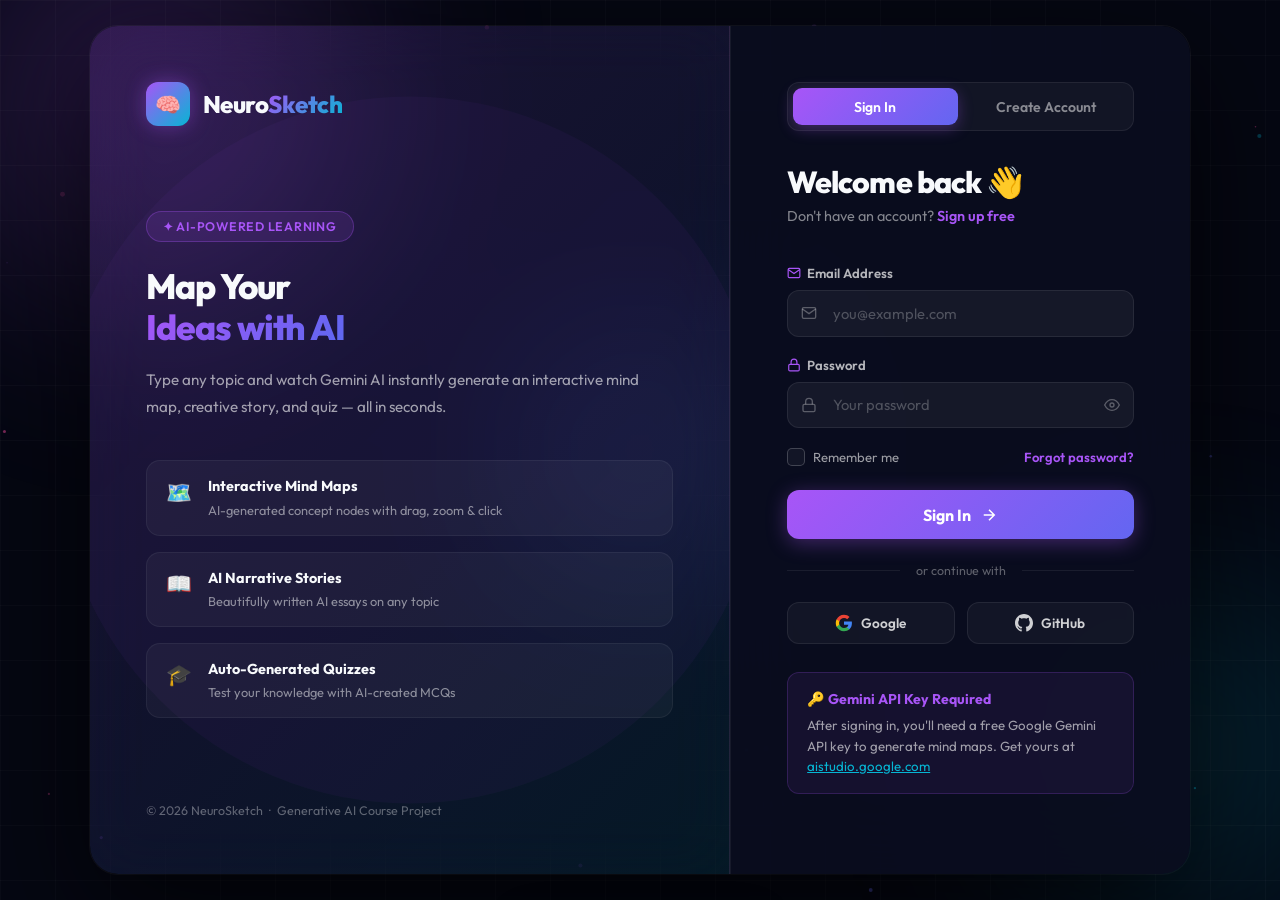
<file: index.html>
<!DOCTYPE html>
<html lang="en">
<head>
  <meta charset="UTF-8" />
  <meta name="viewport" content="width=device-width, initial-scale=1.0" />
  <title>NeuroSketch – AI Mind Map Generator</title>
  <meta name="description" content="NeuroSketch uses Generative AI (Gemini) to create stunning interactive mind maps from any topic. Explore ideas visually with AI-powered concept generation." />
  <meta name="keywords" content="AI mind map, generative AI, concept map, Gemini AI, neural visualization" />
  <link rel="preconnect" href="https://fonts.googleapis.com" />
  <link rel="preconnect" href="https://fonts.gstatic.com" crossorigin />
  <link href="https://fonts.googleapis.com/css2?family=Outfit:wght@300;400;500;600;700;800&family=Space+Grotesk:wght@300;400;500;600;700&display=swap" rel="stylesheet" />
  <link rel="stylesheet" href="styles.css" />
  <script>
    // Auth guard — redirect to login if not signed in
    (function() {
      if (!localStorage.getItem('neuro_logged_in')) {
        window.location.href = 'login.html';
      }
    })();
  </script>
</head>
<body>

  <!-- Animated Background -->
  <div class="bg-animation">
    <div class="orb orb-1"></div>
    <div class="orb orb-2"></div>
    <div class="orb orb-3"></div>
    <div class="orb orb-4"></div>
    <div class="grid-overlay"></div>
  </div>

  <!-- Particles -->
  <canvas id="particleCanvas"></canvas>

  <!-- HEADER -->
  <header class="header" id="header">
    <nav class="nav-container">
      <div class="logo">
        <div class="logo-icon">
          <svg viewBox="0 0 40 40" fill="none" xmlns="http://www.w3.org/2000/svg">
            <circle cx="20" cy="20" r="8" fill="url(#logoGrad)"/>
            <circle cx="8" cy="10" r="4" fill="url(#logoGrad2)" opacity="0.8"/>
            <circle cx="32" cy="10" r="4" fill="url(#logoGrad2)" opacity="0.8"/>
            <circle cx="8" cy="30" r="4" fill="url(#logoGrad2)" opacity="0.8"/>
            <circle cx="32" cy="30" r="4" fill="url(#logoGrad2)" opacity="0.8"/>
            <line x1="12" y1="13" x2="16" y2="17" stroke="url(#logoGrad)" stroke-width="1.5"/>
            <line x1="28" y1="13" x2="24" y2="17" stroke="url(#logoGrad)" stroke-width="1.5"/>
            <line x1="12" y1="27" x2="16" y2="23" stroke="url(#logoGrad)" stroke-width="1.5"/>
            <line x1="28" y1="27" x2="24" y2="23" stroke="url(#logoGrad)" stroke-width="1.5"/>
            <defs>
              <linearGradient id="logoGrad" x1="0" y1="0" x2="40" y2="40" gradientUnits="userSpaceOnUse">
                <stop offset="0%" stop-color="#a855f7"/>
                <stop offset="100%" stop-color="#06b6d4"/>
              </linearGradient>
              <linearGradient id="logoGrad2" x1="0" y1="0" x2="40" y2="40" gradientUnits="userSpaceOnUse">
                <stop offset="0%" stop-color="#6366f1"/>
                <stop offset="100%" stop-color="#8b5cf6"/>
              </linearGradient>
            </defs>
          </svg>
        </div>
        <span class="logo-text">Neuro<span class="logo-accent">Sketch</span></span>
      </div>
      <div class="nav-links">
        <a href="#hero" class="nav-link">Home</a>
        <a href="#features" class="nav-link">Features</a>
        <a href="#generator" class="nav-link">Generate</a>
        <a href="#about" class="nav-link">About</a>
      </div>
      <div class="nav-badge">
        <span class="badge-dot"></span>
        <span>Powered by Gemini AI</span>
      </div>
      <button class="nav-settings" id="openSettings" title="API Key Settings">
        <svg viewBox="0 0 24 24" fill="none" stroke="currentColor" stroke-width="2" style="width:15px;height:15px"><circle cx="12" cy="12" r="3"/><path d="M19.4 15a1.65 1.65 0 00.33 1.82l.06.06a2 2 0 010 2.83 2 2 0 01-2.83 0l-.06-.06a1.65 1.65 0 00-1.82-.33 1.65 1.65 0 00-1 1.51V21a2 2 0 01-4 0v-.09A1.65 1.65 0 009 19.4a1.65 1.65 0 00-1.82.33l-.06.06a2 2 0 01-2.83-2.83l.06-.06A1.65 1.65 0 004.68 15a1.65 1.65 0 00-1.51-1H3a2 2 0 010-4h.09A1.65 1.65 0 004.6 9a1.65 1.65 0 00-.33-1.82l-.06-.06a2 2 0 012.83-2.83l.06.06A1.65 1.65 0 009 4.68a1.65 1.65 0 001-1.51V3a2 2 0 014 0v.09a1.65 1.65 0 001 1.51 1.65 1.65 0 001.82-.33l.06-.06a2 2 0 012.83 2.83l-.06.06A1.65 1.65 0 0019.4 9a1.65 1.65 0 001.51 1H21a2 2 0 010 4h-.09a1.65 1.65 0 00-1.51 1z"/></svg>
      </button>
      <button class="nav-logout" id="logoutBtn" onclick="logoutUser()" title="Sign Out">
        <svg viewBox="0 0 24 24" fill="none" stroke="currentColor" stroke-width="2" style="width:16px;height:16px"><path d="M9 21H5a2 2 0 01-2-2V5a2 2 0 012-2h4M16 17l5-5-5-5M21 12H9"/></svg>
        <span id="navUserName">Sign Out</span>
      </button>
    </nav>
  </header>

  <!-- HERO SECTION -->
  <section class="hero" id="hero">
    <div class="hero-content">
      <div class="hero-tag">
        <span class="tag-icon">✦</span>
        <span>AI-Powered Knowledge Mapping</span>
      </div>
      <h1 class="hero-title">
        Transform Ideas Into
        <span class="title-gradient">Neural Maps</span>
        with AI
      </h1>
      <p class="hero-subtitle">
        Type any concept and watch Gemini AI instantly weave it into a stunning,
        interactive mind map — complete with connections, insights, and a narrative story.
      </p>
      <div class="hero-cta">
        <a href="#generator" class="btn-primary" id="heroCtaBtn">
          <span>Start Mapping</span>
          <svg viewBox="0 0 24 24" fill="none" stroke="currentColor" stroke-width="2"><path d="M5 12h14M12 5l7 7-7 7"/></svg>
        </a>
        <a href="#features" class="btn-ghost">See How It Works</a>
      </div>
      <div class="hero-stats">
        <div class="stat">
          <span class="stat-num">∞</span>
          <span class="stat-label">Topics</span>
        </div>
        <div class="stat-divider"></div>
        <div class="stat">
          <span class="stat-num">AI</span>
          <span class="stat-label">Generated</span>
        </div>
        <div class="stat-divider"></div>
        <div class="stat">
          <span class="stat-num">Real</span>
          <span class="stat-label">-time</span>
        </div>
      </div>
    </div>
    <div class="hero-visual">
      <div class="demo-mindmap" id="demoMindmap">
        <!-- Generated by JS -->
      </div>
    </div>
  </section>

  <!-- FEATURES SECTION -->
  <section class="features" id="features">
    <div class="section-header">
      <div class="section-tag">✦ Core Features</div>
      <h2 class="section-title">Intelligence Meets Visualization</h2>
      <p class="section-subtitle">A powerful combination of generative AI and interactive design</p>
    </div>
    <div class="features-grid">
      <div class="feature-card" data-delay="0">
        <div class="feature-icon">
          <svg viewBox="0 0 24 24" fill="none" stroke="currentColor" stroke-width="1.5">
            <path d="M9.663 17h4.673M12 3v1m6.364 1.636l-.707.707M21 12h-1M4 12H3m3.343-5.657l-.707-.707m2.828 9.9a5 5 0 117.072 0l-.548.547A3.374 3.374 0 0014 18.469V19a2 2 0 11-4 0v-.531c0-.895-.356-1.754-.988-2.386l-.548-.547z"/>
          </svg>
        </div>
        <h3>AI Concept Expansion</h3>
        <p>Gemini AI analyzes your topic and generates 6–8 deeply connected concepts with rich descriptions and real-world connections.</p>
      </div>
      <div class="feature-card" data-delay="100">
        <div class="feature-icon">
          <svg viewBox="0 0 24 24" fill="none" stroke="currentColor" stroke-width="1.5">
            <path d="M13 10V3L4 14h7v7l9-11h-7z"/>
          </svg>
        </div>
        <h3>Real-time Generation</h3>
        <p>Watch your mind map build itself in real-time as the AI streams back concepts, connections, and narrative — no waiting.</p>
      </div>
      <div class="feature-card" data-delay="200">
        <div class="feature-icon">
          <svg viewBox="0 0 24 24" fill="none" stroke="currentColor" stroke-width="1.5">
            <circle cx="12" cy="12" r="3"/><path d="M12 1v4M12 19v4M4.22 4.22l2.83 2.83M16.95 16.95l2.83 2.83M1 12h4M19 12h4M4.22 19.78l2.83-2.83M16.95 7.05l2.83-2.83"/>
          </svg>
        </div>
        <h3>Interactive Canvas</h3>
        <p>Click any node to deep-dive into that concept. Drag, zoom, and explore your AI-generated knowledge web interactively.</p>
      </div>
      <div class="feature-card" data-delay="300">
        <div class="feature-icon">
          <svg viewBox="0 0 24 24" fill="none" stroke="currentColor" stroke-width="1.5">
            <path d="M12 6.253v13m0-13C10.832 5.477 9.246 5 7.5 5S4.168 5.477 3 6.253v13C4.168 18.477 5.754 18 7.5 18s3.332.477 4.5 1.253m0-13C13.168 5.477 14.754 5 16.5 5c1.747 0 3.332.477 4.5 1.253v13C19.832 18.477 18.247 18 16.5 18c-1.746 0-3.332.477-4.5 1.253"/>
          </svg>
        </div>
        <h3>AI Story Narrative</h3>
        <p>Get a unique AI-written short story or essay that weaves all your concepts together into a compelling narrative.</p>
      </div>
      <div class="feature-card" data-delay="400">
        <div class="feature-icon">
          <svg viewBox="0 0 24 24" fill="none" stroke="currentColor" stroke-width="1.5">
            <path d="M4 16v1a3 3 0 003 3h10a3 3 0 003-3v-1m-4-4l-4 4m0 0l-4-4m4 4V4"/>
          </svg>
        </div>
        <h3>Export & Share</h3>
        <p>Download your mind map as a PNG image or copy the AI-generated content to share insights with classmates.</p>
      </div>
      <div class="feature-card" data-delay="500">
        <div class="feature-icon">
          <svg viewBox="0 0 24 24" fill="none" stroke="currentColor" stroke-width="1.5">
            <path d="M7 21a4 4 0 01-4-4V5a2 2 0 012-2h4a2 2 0 012 2v12a4 4 0 01-4 4zm0 0h12a2 2 0 002-2v-4a2 2 0 00-2-2h-2.343M11 7.343l1.657-1.657a2 2 0 012.828 0l2.829 2.829a2 2 0 010 2.828l-8.486 8.485M7 17h.01"/>
          </svg>
        </div>
        <h3>Color-Coded Themes</h3>
        <p>Each concept branch gets a unique color palette automatically, making relationships visually intuitive and beautiful.</p>
      </div>
    </div>
  </section>

  <!-- GENERATOR SECTION -->
  <section class="generator" id="generator">
    <div class="section-header">
      <div class="section-tag">✦ Try It Now</div>
      <h2 class="section-title">Generate Your Mind Map</h2>
      <p class="section-subtitle">Enter any topic and let AI do the magic</p>
    </div>



    <!-- Input Area -->
    <div class="input-area">
      <div class="input-wrapper">
        <div class="input-icon">
          <svg viewBox="0 0 24 24" fill="none" stroke="currentColor" stroke-width="2"><circle cx="11" cy="11" r="8"/><path d="M21 21l-4.35-4.35"/></svg>
        </div>
        <input
          type="text"
          id="topicInput"
          class="topic-input"
          placeholder="e.g., Quantum Computing, Climate Change, Renaissance Art..."
          maxlength="100"
        />
        <button class="generate-btn" id="generateBtn">
          <span class="btn-text">Generate</span>
          <div class="btn-spinner" style="display:none;"></div>
          <svg class="btn-arrow" viewBox="0 0 24 24" fill="none" stroke="currentColor" stroke-width="2"><path d="M5 12h14M12 5l7 7-7 7"/></svg>
        </button>
      </div>
      <div class="topic-suggestions">
        <span class="suggestions-label">Try:</span>
        <button class="suggestion-chip" data-topic="Artificial Intelligence">Artificial Intelligence</button>
        <button class="suggestion-chip" data-topic="Black Holes">Black Holes</button>
        <button class="suggestion-chip" data-topic="Cryptocurrency">Cryptocurrency</button>
        <button class="suggestion-chip" data-topic="DNA & Genetics">DNA & Genetics</button>
        <button class="suggestion-chip" data-topic="Climate Change">Climate Change</button>
        <button class="suggestion-chip" data-topic="The Human Brain">The Human Brain</button>
      </div>
    </div>

    <!-- Loading State -->
    <div class="loading-state" id="loadingState" style="display:none;">
      <div class="loading-brain">
        <div class="brain-pulse"></div>
        <svg class="brain-icon" viewBox="0 0 64 64" fill="none" xmlns="http://www.w3.org/2000/svg">
          <path d="M32 8C24 8 18 14 18 22c0 4 2 7.5 5 10-3 2-5 5.5-5 9.5C18 49 24.5 55 32 55s14-6 14-13.5c0-4-2-7.5-5-9.5 3-2.5 5-6 5-10C46 14 40 8 32 8z" stroke="url(#brainGrad)" stroke-width="2" fill="none"/>
          <path d="M32 18v12M26 24h12M29 36l6 6M35 36l-6 6" stroke="url(#brainGrad)" stroke-width="1.5" stroke-linecap="round"/>
          <defs>
            <linearGradient id="brainGrad" x1="18" y1="8" x2="46" y2="55" gradientUnits="userSpaceOnUse">
              <stop offset="0%" stop-color="#a855f7"/>
              <stop offset="100%" stop-color="#06b6d4"/>
            </linearGradient>
          </defs>
        </svg>
      </div>
      <div class="loading-text">
        <h3 id="loadingTitle">AI is thinking...</h3>
        <p id="loadingSubtitle">Gemini is analyzing your topic and generating concepts</p>
      </div>
      <div class="loading-steps">
        <div class="load-step active" id="step1"><span>1</span> Analyzing topic</div>
        <div class="load-step" id="step2"><span>2</span> Generating concepts</div>
        <div class="load-step" id="step3"><span>3</span> Building connections</div>
        <div class="load-step" id="step4"><span>4</span> Crafting narrative</div>
      </div>
    </div>

    <!-- Results Area -->
    <div class="results-area" id="resultsArea" style="display:none;">
      <!-- Tabs -->
      <div class="results-tabs">
        <button class="tab-btn active" data-tab="mindmap" id="tabMindmap">
          <svg viewBox="0 0 24 24" fill="none" stroke="currentColor" stroke-width="2"><circle cx="12" cy="12" r="3"/><path d="M12 1v4M12 19v4M4.22 4.22l2.83 2.83M16.95 16.95l2.83 2.83M1 12h4M19 12h4M4.22 19.78l2.83-2.83M16.95 7.05l2.83-2.83"/></svg>
          Mind Map
        </button>
        <button class="tab-btn" data-tab="concepts" id="tabConcepts">
          <svg viewBox="0 0 24 24" fill="none" stroke="currentColor" stroke-width="2"><path d="M9 5H7a2 2 0 00-2 2v12a2 2 0 002 2h10a2 2 0 002-2V7a2 2 0 00-2-2h-2M9 5a2 2 0 002 2h2a2 2 0 002-2M9 5a2 2 0 012-2h2a2 2 0 012 2"/></svg>
          Concepts
        </button>
        <button class="tab-btn" data-tab="story" id="tabStory">
          <svg viewBox="0 0 24 24" fill="none" stroke="currentColor" stroke-width="2"><path d="M12 6.253v13m0-13C10.832 5.477 9.246 5 7.5 5S4.168 5.477 3 6.253v13C4.168 18.477 5.754 18 7.5 18s3.332.477 4.5 1.253m0-13C13.168 5.477 14.754 5 16.5 5c1.747 0 3.332.477 4.5 1.253v13C19.832 18.477 18.247 18 16.5 18c-1.746 0-3.332.477-4.5 1.253"/></svg>
          AI Story
        </button>
        <button class="tab-btn" data-tab="quiz" id="tabQuiz">
          <svg viewBox="0 0 24 24" fill="none" stroke="currentColor" stroke-width="2"><path d="M8.228 9c.549-1.165 2.03-2 3.772-2 2.21 0 4 1.343 4 3 0 1.4-1.278 2.575-3.006 2.907-.542.104-.994.54-.994 1.093m0 3h.01M21 12a9 9 0 11-18 0 9 9 0 0118 0z"/></svg>
          AI Quiz
        </button>
      </div>

      <!-- Mind Map Canvas Tab -->
      <div class="tab-content active" id="tabContentMindmap">
        <div class="mindmap-toolbar">
          <span class="map-topic-label" id="mapTopicLabel">Topic: —</span>
          <div class="toolbar-actions">
            <button class="tool-btn" id="zoomInBtn" title="Zoom In">
              <svg viewBox="0 0 24 24" fill="none" stroke="currentColor" stroke-width="2"><circle cx="11" cy="11" r="8"/><path d="M21 21l-4.35-4.35M11 8v6M8 11h6"/></svg>
            </button>
            <button class="tool-btn" id="zoomOutBtn" title="Zoom Out">
              <svg viewBox="0 0 24 24" fill="none" stroke="currentColor" stroke-width="2"><circle cx="11" cy="11" r="8"/><path d="M21 21l-4.35-4.35M8 11h6"/></svg>
            </button>
            <button class="tool-btn" id="resetViewBtn" title="Reset View">
              <svg viewBox="0 0 24 24" fill="none" stroke="currentColor" stroke-width="2"><path d="M3 12a9 9 0 109-9M3 3v6h6"/></svg>
            </button>
            <button class="tool-btn" id="downloadBtn" title="Download PNG">
              <svg viewBox="0 0 24 24" fill="none" stroke="currentColor" stroke-width="2"><path d="M4 16v1a3 3 0 003 3h10a3 3 0 003-3v-1m-4-4l-4 4m0 0l-4-4m4 4V4"/></svg>
            </button>
          </div>
        </div>
        <div class="mindmap-container" id="mindmapContainer">
          <canvas id="mindmapCanvas"></canvas>
        </div>
        <p class="canvas-hint">💡 Click on any node to explore it deeper · Scroll to zoom · Drag to pan</p>
      </div>

      <!-- Concepts Tab -->
      <div class="tab-content" id="tabContentConcepts" style="display:none;">
        <div class="concepts-grid" id="conceptsGrid">
          <!-- Filled by JS -->
        </div>
      </div>

      <!-- Story Tab -->
      <div class="tab-content" id="tabContentStory" style="display:none;">
        <div class="story-container" id="storyContainer">
          <!-- Filled by JS -->
        </div>
      </div>

      <!-- Quiz Tab -->
      <div class="tab-content" id="tabContentQuiz" style="display:none;">
        <div class="quiz-container" id="quizContainer">
          <!-- Filled by JS -->
        </div>
      </div>

      <!-- Action Buttons -->
      <div class="results-actions">
        <button class="btn-action" id="regenerateBtn">
          <svg viewBox="0 0 24 24" fill="none" stroke="currentColor" stroke-width="2"><path d="M4 4v5h.582m15.356 2A8.001 8.001 0 004.582 9m0 0H9m11 11v-5h-.581m0 0a8.003 8.003 0 01-15.357-2m15.357 2H15"/></svg>
          Regenerate
        </button>
        <button class="btn-action" id="copyContentBtn">
          <svg viewBox="0 0 24 24" fill="none" stroke="currentColor" stroke-width="2"><path d="M8 16H6a2 2 0 01-2-2V6a2 2 0 012-2h8a2 2 0 012 2v2m-6 12h8a2 2 0 002-2v-8a2 2 0 00-2-2h-8a2 2 0 00-2 2v8a2 2 0 002 2z"/></svg>
          Copy Content
        </button>
        <button class="btn-action primary" id="newTopicBtn">
          <svg viewBox="0 0 24 24" fill="none" stroke="currentColor" stroke-width="2"><path d="M12 4v16m8-8H4"/></svg>
          New Topic
        </button>
      </div>
    </div>
  </section>

  <!-- ABOUT SECTION -->
  <section class="about" id="about">
    <div class="about-inner">
      <div class="about-content">
        <div class="section-tag">✦ About This Project</div>
        <h2 class="section-title">A College Project Powered by AI</h2>
        <p>NeuroSketch was built as a <strong>Generative AI course project</strong> to explore how large language models can transform abstract knowledge into interactive visual experiences.</p>
        <p>It integrates Google's <strong>Gemini 2.5 Flash</strong> model to generate semantically rich concept maps, creative narratives, and quiz questions — all in real-time, from any topic.</p>
        <div class="tech-stack">
          <div class="tech-item">
            <span class="tech-icon">🧠</span>
            <div>
              <strong>Google Gemini 2.5 Flash</strong>
              <span>Concept generation & storytelling</span>
            </div>
          </div>
          <div class="tech-item">
            <span class="tech-icon">🎨</span>
            <div>
              <strong>HTML5 Canvas API</strong>
              <span>Interactive mind map rendering</span>
            </div>
          </div>
          <div class="tech-item">
            <span class="tech-icon">⚡</span>
            <div>
              <strong>Vanilla JS + CSS3</strong>
              <span>Animations, glassmorphism, responsive UI</span>
            </div>
          </div>
          <div class="tech-item">
            <span class="tech-icon">🔗</span>
            <div>
              <strong>REST API Integration</strong>
              <span>Secure Gemini API calls with JSON parsing</span>
            </div>
          </div>
        </div>
      </div>
      <div class="about-visual">
        <div class="code-preview">
          <div class="code-header">
            <span class="dot red"></span><span class="dot yellow"></span><span class="dot green"></span>
            <span class="code-filename">gemini-api.js</span>
          </div>
          <pre class="code-body"><code><span class="c-keyword">const</span> <span class="c-var">response</span> = <span class="c-keyword">await</span> fetch(
  <span class="c-string">`https://generativelanguage...</span>
   <span class="c-string">/v1beta/models/gemini-2.5-flash`</span>,
  {
    method: <span class="c-string">'POST'</span>,
    headers: { <span class="c-string">'Content-Type'</span>: <span class="c-string">'application/json'</span> },
    body: JSON.stringify({
      contents: [{
        parts: [{ text: <span class="c-var">prompt</span> }]
      }]
    })
  }
);

<span class="c-keyword">const</span> <span class="c-var">data</span> = <span class="c-keyword">await</span> <span class="c-var">response</span>.json();
<span class="c-keyword">const</span> <span class="c-var">mindMap</span> = JSON.parse(
  <span class="c-var">data</span>.candidates[<span class="c-num">0</span>]
      .content.parts[<span class="c-num">0</span>].text
);</code></pre>
        </div>
      </div>
    </div>
  </section>

  <!-- FOOTER -->
  <footer class="footer">
    <div class="footer-inner">
      <div class="footer-logo">
        <span class="logo-text">Neuro<span class="logo-accent">Sketch</span></span>
        <p>AI-Powered Mind Map Generator</p>
      </div>
      <div class="footer-info">
        <p>Built with ❤️ for Generative AI Course · 2026</p>
        <p>Uses Google Gemini API · HTML5 · Vanilla JS</p>
      </div>
    </div>
  </footer>

  <!-- Node Detail Modal -->
  <div class="modal-overlay" id="nodeModal" style="display:none;">
    <div class="modal-box">
      <button class="modal-close" id="modalClose">
        <svg viewBox="0 0 24 24" fill="none" stroke="currentColor" stroke-width="2"><path d="M6 18L18 6M6 6l12 12"/></svg>
      </button>
      <div class="modal-icon" id="modalIcon">🔍</div>
      <h2 class="modal-title" id="modalTitle">Concept Name</h2>
      <p class="modal-desc" id="modalDesc">Description here</p>
      <div class="modal-connections" id="modalConnections"></div>
      <button class="btn-primary modal-explore" id="modalExplore">
        <span>Explore This as New Topic</span>
        <svg viewBox="0 0 24 24" fill="none" stroke="currentColor" stroke-width="2"><path d="M5 12h14M12 5l7 7-7 7"/></svg>
      </button>
    </div>
  </div>

  <!-- Toast Notification -->
  <div class="toast" id="toast"></div>

  <!-- Settings Modal (API Key) -->
  <div class="modal-overlay" id="settingsModal" style="display:none;">
    <div class="modal-box" style="max-width:460px;">
      <button class="modal-close" id="settingsClose">
        <svg viewBox="0 0 24 24" fill="none" stroke="currentColor" stroke-width="2"><path d="M6 18L18 6M6 6l12 12"/></svg>
      </button>
      <div class="modal-icon">⚙️</div>
      <h2 class="modal-title">API Key Settings</h2>
      <p class="modal-desc" style="font-size:0.88rem;">Paste your Google Gemini API key below. Get one free at <a href="https://aistudio.google.com/app/apikey" target="_blank" style="color:#06b6d4;">aistudio.google.com</a></p>
      <div style="display:flex;gap:0.75rem;margin-bottom:1rem;">
        <input
          type="password"
          id="settingsApiInput"
          placeholder="Paste your API key here..."
          style="flex:1;background:rgba(255,255,255,0.06);border:1.5px solid rgba(255,255,255,0.1);border-radius:10px;padding:0.75rem 1rem;color:#f8fafc;font-family:Outfit,sans-serif;font-size:0.9rem;outline:none;"
        />
        <button
          id="settingsSaveBtn"
          style="padding:0.75rem 1.2rem;background:linear-gradient(135deg,#a855f7,#06b6d4);color:white;border:none;border-radius:10px;font-weight:700;font-family:Outfit,sans-serif;cursor:pointer;white-space:nowrap;"
        >Save</button>
      </div>
      <p id="settingsStatus" style="font-size:0.8rem;color:#22c55e;display:none;">✅ Key saved!</p>
    </div>
  </div>

  <script src="app.js"></script>
</body>
</html>
</file>
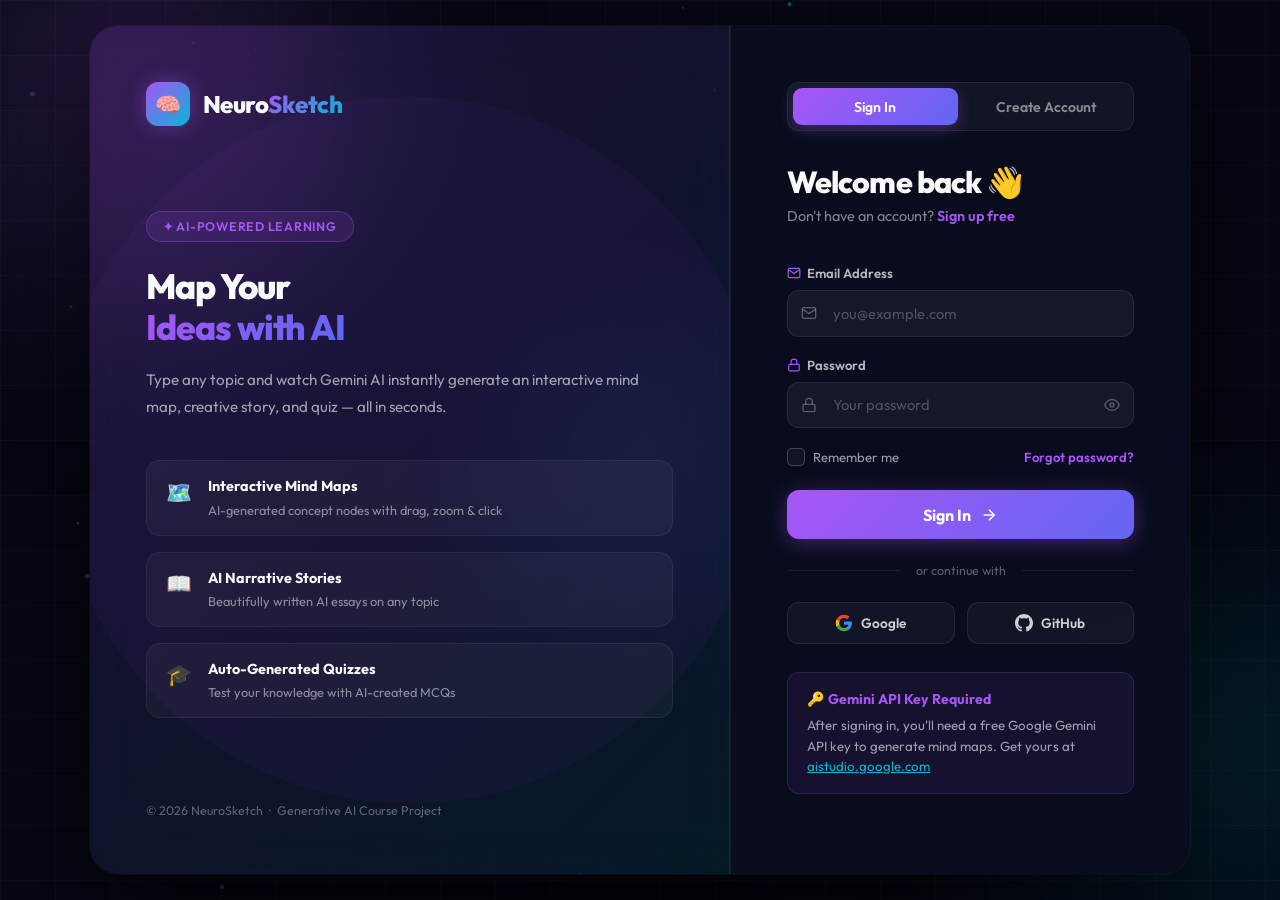
<file: login.html>
<!DOCTYPE html>
<html lang="en">
<head>
  <meta charset="UTF-8" />
  <meta name="viewport" content="width=device-width, initial-scale=1.0" />
  <title>NeuroSketch – Login</title>
  <meta name="description" content="Sign in to NeuroSketch — AI-Powered Mind Map Generator" />
  <link rel="preconnect" href="https://fonts.googleapis.com" />
  <link rel="preconnect" href="https://fonts.gstatic.com" crossorigin />
  <link href="https://fonts.googleapis.com/css2?family=Outfit:wght@300;400;500;600;700;800&family=Space+Grotesk:wght@400;500;600&display=swap" rel="stylesheet" />
  <style>
    /* ── Reset & Base ── */
    *, *::before, *::after { box-sizing: border-box; margin: 0; padding: 0; }
    html { scroll-behavior: smooth; }
    body {
      font-family: 'Outfit', sans-serif;
      background: #050712;
      color: #f8fafc;
      min-height: 100vh;
      overflow: hidden;
      display: flex;
      align-items: center;
      justify-content: center;
    }

    /* ── Animated Background ── */
    .bg {
      position: fixed; inset: 0; z-index: 0; pointer-events: none; overflow: hidden;
    }
    .orb {
      position: absolute; border-radius: 50%;
      filter: blur(90px); opacity: 0.5;
      animation: orbFloat linear infinite;
    }
    .orb-1 { width: 600px; height: 600px; background: radial-gradient(circle, rgba(168,85,247,0.55), transparent 70%); top: -200px; left: -150px; animation-duration: 18s; }
    .orb-2 { width: 500px; height: 500px; background: radial-gradient(circle, rgba(6,182,212,0.45), transparent 70%); bottom: -100px; right: -150px; animation-duration: 22s; animation-delay: -8s; }
    .orb-3 { width: 350px; height: 350px; background: radial-gradient(circle, rgba(99,102,241,0.4), transparent 70%); top: 50%; left: 50%; transform: translate(-50%,-50%); animation-duration: 26s; animation-delay: -4s; }
    @keyframes orbFloat {
      0% { transform: translate(0,0) scale(1); }
      33% { transform: translate(30px,-50px) scale(1.05); }
      66% { transform: translate(-40px,30px) scale(0.95); }
      100% { transform: translate(0,0) scale(1); }
    }

    .grid {
      position: fixed; inset: 0;
      background-image: linear-gradient(rgba(255,255,255,0.025) 1px, transparent 1px),
                        linear-gradient(90deg, rgba(255,255,255,0.025) 1px, transparent 1px);
      background-size: 55px 55px;
    }

    /* Particles */
    #pc { position: fixed; inset: 0; z-index: 1; pointer-events: none; }

    /* ── Split Layout ── */
    .auth-layout {
      position: relative; z-index: 10;
      display: flex;
      width: 100%; max-width: 1100px;
      min-height: 600px;
      margin: 1rem;
      border-radius: 28px;
      overflow: hidden;
      box-shadow: 0 40px 120px rgba(0,0,0,0.7), 0 0 0 1px rgba(255,255,255,0.06);
    }

    /* ── Left Panel ── */
    .left-panel {
      flex: 1;
      background: linear-gradient(135deg, rgba(168,85,247,0.15) 0%, rgba(99,102,241,0.12) 50%, rgba(6,182,212,0.1) 100%);
      backdrop-filter: blur(30px);
      border-right: 1px solid rgba(255,255,255,0.08);
      padding: 3.5rem;
      display: flex;
      flex-direction: column;
      justify-content: space-between;
      position: relative;
      overflow: hidden;
    }

    .left-panel::before {
      content: '';
      position: absolute; inset: 0;
      background: url("data:image/svg+xml,%3Csvg width='600' height='600' viewBox='0 0 600 600' xmlns='http://www.w3.org/2000/svg'%3E%3Cg fill='none' fill-rule='evenodd'%3E%3Cg fill='%23a855f7' fill-opacity='0.04'%3E%3Cpath d='M300 300m-250 0a250 250 0 1 0 500 0a250 250 0 1 0-500 0'/%3E%3C/g%3E%3C/g%3E%3C/svg%3E") center / cover;
      pointer-events: none;
    }

    .brand {
      display: flex; align-items: center; gap: 0.8rem;
      position: relative;
    }
    .brand-icon {
      width: 44px; height: 44px;
      background: linear-gradient(135deg, #a855f7, #06b6d4);
      border-radius: 12px;
      display: flex; align-items: center; justify-content: center;
      font-size: 1.3rem;
      box-shadow: 0 0 20px rgba(168,85,247,0.4);
    }
    .brand-name { font-size: 1.5rem; font-weight: 800; letter-spacing: -0.02em; }
    .brand-name span { background: linear-gradient(135deg, #a855f7, #06b6d4); -webkit-background-clip: text; -webkit-text-fill-color: transparent; background-clip: text; }

    .left-content { position: relative; }
    .left-tag {
      display: inline-flex; align-items: center; gap: 0.5rem;
      font-size: 0.78rem; font-weight: 600; letter-spacing: 0.06em; text-transform: uppercase;
      color: #a855f7; background: rgba(168,85,247,0.12); border: 1px solid rgba(168,85,247,0.3);
      padding: 0.45rem 1rem; border-radius: 100px; margin-bottom: 1.5rem;
    }
    .left-headline {
      font-size: 2.2rem; font-weight: 800; line-height: 1.15; letter-spacing: -0.03em;
      margin-bottom: 1.25rem;
    }
    .left-headline .grad {
      background: linear-gradient(135deg, #a855f7, #6366f1, #06b6d4);
      -webkit-background-clip: text; -webkit-text-fill-color: transparent; background-clip: text;
      background-size: 200%; animation: gs 4s linear infinite;
    }
    @keyframes gs { 0%,100% { background-position: 0% 50%; } 50% { background-position: 100% 50%; } }

    .left-desc { font-size: 0.95rem; color: rgba(255,255,255,0.6); line-height: 1.75; margin-bottom: 2.5rem; }

    .features-list { display: flex; flex-direction: column; gap: 1rem; }
    .feat-item {
      display: flex; align-items: flex-start; gap: 1rem;
      padding: 1rem 1.2rem;
      background: rgba(255,255,255,0.04);
      border: 1px solid rgba(255,255,255,0.06);
      border-radius: 14px;
      transition: all 0.3s;
    }
    .feat-item:hover { background: rgba(255,255,255,0.07); border-color: rgba(168,85,247,0.2); }
    .feat-icon { font-size: 1.3rem; flex-shrink: 0; margin-top: 0.1rem; }
    .feat-text strong { display: block; font-size: 0.9rem; font-weight: 700; margin-bottom: 0.2rem; }
    .feat-text span { font-size: 0.8rem; color: rgba(255,255,255,0.5); }

    .left-footer { position: relative; font-size: 0.78rem; color: rgba(255,255,255,0.35); }

    /* ── Mini Floating Mind Map (decorative) ── */
    .mini-map { position: absolute; top: 2rem; right: 2rem; opacity: 0.5; }

    /* ── Right Panel ── */
    .right-panel {
      width: 460px;
      background: rgba(10,13,31,0.95);
      backdrop-filter: blur(40px);
      padding: 3.5rem;
      display: flex;
      flex-direction: column;
      justify-content: center;
      border-left: 1px solid rgba(255,255,255,0.06);
    }

    .form-header { margin-bottom: 2.5rem; }
    .form-title { font-size: 1.9rem; font-weight: 800; letter-spacing: -0.03em; margin-bottom: 0.4rem; }
    .form-subtitle { font-size: 0.9rem; color: rgba(255,255,255,0.5); }
    .form-subtitle span { color: #a855f7; cursor: pointer; font-weight: 600; }
    .form-subtitle span:hover { text-decoration: underline; }

    /* Tab Toggle */
    .auth-tabs {
      display: flex; gap: 0.35rem;
      background: rgba(255,255,255,0.04);
      border: 1px solid rgba(255,255,255,0.07);
      border-radius: 12px;
      padding: 0.3rem;
      margin-bottom: 2rem;
    }
    .auth-tab {
      flex: 1; padding: 0.6rem;
      border-radius: 9px;
      font-size: 0.88rem; font-weight: 600;
      color: rgba(255,255,255,0.5);
      background: none; border: none; cursor: pointer;
      font-family: 'Outfit', sans-serif;
      transition: all 0.25s;
    }
    .auth-tab.active {
      background: linear-gradient(135deg, #a855f7, #6366f1);
      color: white;
      box-shadow: 0 4px 15px rgba(168,85,247,0.3);
    }

    /* Form Fields */
    .field-group { margin-bottom: 1.25rem; }
    .field-label {
      display: flex; align-items: center; gap: 0.4rem;
      font-size: 0.82rem; font-weight: 600; color: rgba(255,255,255,0.7);
      margin-bottom: 0.55rem;
    }
    .field-label svg { width: 14px; height: 14px; stroke: #a855f7; flex-shrink: 0; }

    .field-input-wrap { position: relative; }
    .field-input {
      width: 100%;
      background: rgba(255,255,255,0.05);
      border: 1.5px solid rgba(255,255,255,0.08);
      border-radius: 12px;
      padding: 0.8rem 1rem 0.8rem 2.8rem;
      font-size: 0.92rem;
      color: #f8fafc;
      font-family: 'Outfit', sans-serif;
      transition: border-color 0.2s, box-shadow 0.2s, background 0.2s;
      outline: none;
    }
    .field-input::placeholder { color: rgba(255,255,255,0.25); }
    .field-input:focus {
      border-color: rgba(168,85,247,0.55);
      background: rgba(168,85,247,0.06);
      box-shadow: 0 0 0 4px rgba(168,85,247,0.1);
    }
    .field-input.error { border-color: rgba(239,68,68,0.6); }

    .field-icon {
      position: absolute; left: 0.85rem; top: 50%; transform: translateY(-50%);
      pointer-events: none;
    }
    .field-icon svg { width: 16px; height: 16px; stroke: rgba(255,255,255,0.3); display: block; }

    .toggle-pass {
      position: absolute; right: 0.85rem; top: 50%; transform: translateY(-50%);
      background: none; border: none; cursor: pointer; color: rgba(255,255,255,0.3);
      padding: 0; display: flex; align-items: center; transition: color 0.2s;
    }
    .toggle-pass:hover { color: #a855f7; }
    .toggle-pass svg { width: 16px; height: 16px; stroke: currentColor; }

    .field-error {
      font-size: 0.75rem; color: #ef4444; margin-top: 0.4rem;
      display: none; align-items: center; gap: 0.3rem;
    }
    .field-error.show { display: flex; }

    /* Options Row */
    .options-row {
      display: flex; align-items: center; justify-content: space-between;
      margin-bottom: 1.5rem;
    }
    .remember-me {
      display: flex; align-items: center; gap: 0.5rem; cursor: pointer;
    }
    .remember-me input[type="checkbox"] { display: none; }
    .checkbox-custom {
      width: 18px; height: 18px; border-radius: 5px;
      border: 1.5px solid rgba(255,255,255,0.2);
      background: rgba(255,255,255,0.04);
      display: flex; align-items: center; justify-content: center;
      transition: all 0.2s; cursor: pointer; flex-shrink: 0;
    }
    .remember-me input:checked + .checkbox-custom {
      background: linear-gradient(135deg, #a855f7, #6366f1);
      border-color: #a855f7;
    }
    .checkbox-custom svg { width: 10px; height: 10px; stroke: white; display: none; }
    .remember-me input:checked + .checkbox-custom svg { display: block; }
    .remember-label { font-size: 0.82rem; color: rgba(255,255,255,0.6); }

    .forgot-link { font-size: 0.82rem; color: #a855f7; font-weight: 600; cursor: pointer; }
    .forgot-link:hover { text-decoration: underline; }

    /* Submit Button */
    .submit-btn {
      width: 100%; padding: 0.9rem;
      background: linear-gradient(135deg, #a855f7, #6366f1, #06b6d4);
      background-size: 200% 200%;
      color: white; border: none; border-radius: 12px;
      font-size: 1rem; font-weight: 700;
      font-family: 'Outfit', sans-serif;
      cursor: pointer; transition: all 0.3s;
      display: flex; align-items: center; justify-content: center; gap: 0.6rem;
      position: relative; overflow: hidden;
      box-shadow: 0 4px 20px rgba(168,85,247,0.35);
      margin-bottom: 1.5rem;
      animation: gsBtn 4s linear infinite;
    }
    @keyframes gsBtn { 0%,100%{background-position:0% 50%;} 50%{background-position:100% 50%;} }
    .submit-btn:hover { transform: translateY(-2px); box-shadow: 0 8px 30px rgba(168,85,247,0.5); }
    .submit-btn:active { transform: scale(0.98); }
    .submit-btn:disabled { opacity: 0.6; cursor: not-allowed; transform: none; }
    .submit-btn .btn-spinner {
      width: 18px; height: 18px;
      border: 2px solid rgba(255,255,255,0.4); border-top-color: white;
      border-radius: 50%; animation: spin 0.8s linear infinite; display: none;
    }
    @keyframes spin { to { transform: rotate(360deg); } }
    .submit-btn svg { width: 18px; height: 18px; transition: transform 0.3s; }
    .submit-btn:hover svg { transform: translateX(4px); }

    /* Divider */
    .divider {
      display: flex; align-items: center; gap: 1rem;
      margin-bottom: 1.5rem;
    }
    .divider-line { flex: 1; height: 1px; background: rgba(255,255,255,0.07); }
    .divider span { font-size: 0.78rem; color: rgba(255,255,255,0.35); white-space: nowrap; }

    /* Social Buttons */
    .social-row { display: flex; gap: 0.75rem; margin-bottom: 1.75rem; }
    .social-btn {
      flex: 1; padding: 0.7rem;
      background: rgba(255,255,255,0.04); border: 1.5px solid rgba(255,255,255,0.08);
      border-radius: 12px; color: rgba(255,255,255,0.8); cursor: pointer;
      font-size: 0.85rem; font-weight: 600; font-family: 'Outfit', sans-serif;
      display: flex; align-items: center; justify-content: center; gap: 0.5rem;
      transition: all 0.25s;
    }
    .social-btn:hover { background: rgba(255,255,255,0.08); border-color: rgba(255,255,255,0.15); }
    .social-btn svg { width: 18px; height: 18px; flex-shrink: 0; }

    /* API Key Banner inside form */
    .apikey-inline {
      background: rgba(168,85,247,0.08);
      border: 1px solid rgba(168,85,247,0.2);
      border-radius: 12px;
      padding: 1rem 1.2rem;
      margin-bottom: 1.5rem;
      font-size: 0.83rem;
      color: rgba(255,255,255,0.6);
      line-height: 1.55;
    }
    .apikey-inline strong { color: #a855f7; display: block; margin-bottom: 0.25rem; font-size: 0.88rem; }

    /* Password Strength */
    .strength-bar { display: none; margin-top: 0.6rem; }
    .strength-bar.show { display: block; }
    .strength-track {
      height: 3px; background: rgba(255,255,255,0.08); border-radius: 10px; overflow: hidden; margin-bottom: 0.3rem;
    }
    .strength-fill { height: 100%; border-radius: 10px; transition: all 0.4s; }
    .strength-label { font-size: 0.72rem; font-weight: 600; }

    /* Success State */
    .success-state {
      display: none; text-align: center; padding: 2rem 0;
      animation: fadeUp 0.5s ease;
    }
    .success-state.show { display: block; }
    @keyframes fadeUp { from { opacity:0; transform:translateY(20px); } to { opacity:1; transform:translateY(0); } }
    .success-icon { font-size: 3.5rem; margin-bottom: 1rem; display: block; }
    .success-state h3 { font-size: 1.5rem; font-weight: 800; margin-bottom: 0.5rem; }
    .success-state p { font-size: 0.9rem; color: rgba(255,255,255,0.5); margin-bottom: 1.5rem; }
    .go-app-btn {
      display: inline-flex; align-items: center; gap: 0.6rem;
      padding: 0.8rem 2rem;
      background: linear-gradient(135deg, #a855f7, #06b6d4);
      color: white; border-radius: 12px;
      font-size: 0.95rem; font-weight: 700; font-family: 'Outfit', sans-serif;
      cursor: pointer; border: none; transition: all 0.3s;
      box-shadow: 0 4px 20px rgba(168,85,247,0.35);
    }
    .go-app-btn:hover { transform: translateY(-2px); box-shadow: 0 8px 30px rgba(168,85,247,0.5); }

    /* Toast */
    .toast {
      position: fixed; bottom: 2rem; left: 50%; transform: translateX(-50%) translateY(80px);
      background: #0a0d1f; border: 1px solid rgba(255,255,255,0.1);
      border-radius: 12px; padding: 0.85rem 1.5rem;
      font-size: 0.9rem; font-weight: 500;
      z-index: 300; transition: transform 0.4s cubic-bezier(0.34,1.56,0.64,1);
      box-shadow: 0 10px 40px rgba(0,0,0,0.6); min-width: 220px; text-align: center;
      pointer-events: none;
    }
    .toast.show { transform: translateX(-50%) translateY(0); }
    .toast.success { border-color: rgba(34,197,94,0.4); color: #22c55e; }
    .toast.error { border-color: rgba(239,68,68,0.4); color: #ef4444; }

    /* Responsive */
    @media (max-width: 800px) {
      .left-panel { display: none; }
      .right-panel { width: 100%; border-radius: 28px; }
      .auth-layout { border-radius: 24px; }
      body { overflow: auto; align-items: flex-start; padding: 1rem 0; }
    }
  </style>
</head>
<body>
  <div class="bg">
    <div class="orb orb-1"></div>
    <div class="orb orb-2"></div>
    <div class="orb orb-3"></div>
    <div class="grid"></div>
  </div>
  <canvas id="pc"></canvas>

  <div class="auth-layout">
    <!-- Left Panel -->
    <div class="left-panel">
      <div class="brand">
        <div class="brand-icon">🧠</div>
        <div class="brand-name">Neuro<span>Sketch</span></div>
      </div>

      <div class="left-content">
        <div class="left-tag">✦ AI-Powered Learning</div>
        <h2 class="left-headline">
          Map Your <br/>
          <span class="grad">Ideas with AI</span>
        </h2>
        <p class="left-desc">
          Type any topic and watch Gemini AI instantly generate an
          interactive mind map, creative story, and quiz — all in seconds.
        </p>
        <div class="features-list">
          <div class="feat-item">
            <span class="feat-icon">🗺️</span>
            <div class="feat-text">
              <strong>Interactive Mind Maps</strong>
              <span>AI-generated concept nodes with drag, zoom & click</span>
            </div>
          </div>
          <div class="feat-item">
            <span class="feat-icon">📖</span>
            <div class="feat-text">
              <strong>AI Narrative Stories</strong>
              <span>Beautifully written AI essays on any topic</span>
            </div>
          </div>
          <div class="feat-item">
            <span class="feat-icon">🎓</span>
            <div class="feat-text">
              <strong>Auto-Generated Quizzes</strong>
              <span>Test your knowledge with AI-created MCQs</span>
            </div>
          </div>
        </div>
      </div>

      <div class="left-footer">
        &copy; 2026 NeuroSketch &nbsp;·&nbsp; Generative AI Course Project
      </div>
    </div>

    <!-- Right Panel -->
    <div class="right-panel">
      <!-- Auth Tabs -->
      <div class="auth-tabs">
        <button class="auth-tab active" id="loginTab" onclick="switchTab('login')">Sign In</button>
        <button class="auth-tab" id="signupTab" onclick="switchTab('signup')">Create Account</button>
      </div>

      <!-- LOGIN FORM -->
      <div id="loginForm">
        <div class="form-header">
          <h2 class="form-title">Welcome back 👋</h2>
          <p class="form-subtitle">Don't have an account? <span onclick="switchTab('signup')">Sign up free</span></p>
        </div>

        <div class="field-group">
          <label class="field-label" for="loginEmail">
            <svg viewBox="0 0 24 24" fill="none" stroke-width="2"><path d="M4 4h16c1.1 0 2 .9 2 2v12c0 1.1-.9 2-2 2H4c-1.1 0-2-.9-2-2V6c0-1.1.9-2 2-2z"/><polyline points="22,6 12,13 2,6"/></svg>
            Email Address
          </label>
          <div class="field-input-wrap">
            <div class="field-icon"><svg viewBox="0 0 24 24" fill="none" stroke-width="2"><path d="M4 4h16c1.1 0 2 .9 2 2v12c0 1.1-.9 2-2 2H4c-1.1 0-2-.9-2-2V6c0-1.1.9-2 2-2z"/><polyline points="22,6 12,13 2,6"/></svg></div>
            <input type="email" id="loginEmail" class="field-input" placeholder="you@example.com" autocomplete="email" />
          </div>
          <div class="field-error" id="loginEmailErr">⚠ Please enter a valid email</div>
        </div>

        <div class="field-group">
          <label class="field-label" for="loginPass">
            <svg viewBox="0 0 24 24" fill="none" stroke-width="2"><rect x="3" y="11" width="18" height="11" rx="2" ry="2"/><path d="M7 11V7a5 5 0 0110 0v4"/></svg>
            Password
          </label>
          <div class="field-input-wrap">
            <div class="field-icon"><svg viewBox="0 0 24 24" fill="none" stroke-width="2"><rect x="3" y="11" width="18" height="11" rx="2" ry="2"/><path d="M7 11V7a5 5 0 0110 0v4"/></svg></div>
            <input type="password" id="loginPass" class="field-input" placeholder="Your password" autocomplete="current-password" />
            <button class="toggle-pass" onclick="togglePass('loginPass', this)" type="button">
              <svg id="eyeIconLogin" viewBox="0 0 24 24" fill="none" stroke-width="2"><path d="M1 12s4-8 11-8 11 8 11 8-4 8-11 8-11-8-11-8z"/><circle cx="12" cy="12" r="3"/></svg>
            </button>
          </div>
          <div class="field-error" id="loginPassErr">⚠ Password must be at least 6 characters</div>
        </div>

        <div class="options-row">
          <label class="remember-me">
            <input type="checkbox" id="rememberMe" />
            <div class="checkbox-custom"><svg viewBox="0 0 24 24" fill="none" stroke-width="3"><polyline points="20 6 9 17 4 12"/></svg></div>
            <span class="remember-label">Remember me</span>
          </label>
          <span class="forgot-link" onclick="handleForgot()">Forgot password?</span>
        </div>

        <button class="submit-btn" id="loginBtn" onclick="handleLogin()">
          <div class="btn-spinner" id="loginSpinner"></div>
          <span id="loginBtnText">Sign In</span>
          <svg viewBox="0 0 24 24" fill="none" stroke="currentColor" stroke-width="2"><path d="M5 12h14M12 5l7 7-7 7"/></svg>
        </button>

        <div class="divider">
          <div class="divider-line"></div>
          <span>or continue with</span>
          <div class="divider-line"></div>
        </div>

        <div class="social-row">
          <button class="social-btn" onclick="handleSocialLogin('Google')">
            <svg viewBox="0 0 24 24"><path fill="#4285F4" d="M22.56 12.25c0-.78-.07-1.53-.2-2.25H12v4.26h5.92c-.26 1.37-1.04 2.53-2.21 3.31v2.77h3.57c2.08-1.92 3.28-4.74 3.28-8.09z"/><path fill="#34A853" d="M12 23c2.97 0 5.46-.98 7.28-2.66l-3.57-2.77c-.98.66-2.23 1.06-3.71 1.06-2.86 0-5.29-1.93-6.16-4.53H2.18v2.84C3.99 20.53 7.7 23 12 23z"/><path fill="#FBBC05" d="M5.84 14.09c-.22-.66-.35-1.36-.35-2.09s.13-1.43.35-2.09V7.07H2.18C1.43 8.55 1 10.22 1 12s.43 3.45 1.18 4.93l2.85-2.22.81-.62z"/><path fill="#EA4335" d="M12 5.38c1.62 0 3.06.56 4.21 1.64l3.15-3.15C17.45 2.09 14.97 1 12 1 7.7 1 3.99 3.47 2.18 7.07l3.66 2.84c.87-2.6 3.3-4.53 6.16-4.53z"/></svg>
            Google
          </button>
          <button class="social-btn" onclick="handleSocialLogin('GitHub')">
            <svg viewBox="0 0 24 24" fill="currentColor"><path d="M12 0c-6.626 0-12 5.373-12 12 0 5.302 3.438 9.8 8.207 11.387.599.111.793-.261.793-.577v-2.234c-3.338.726-4.033-1.416-4.033-1.416-.546-1.387-1.333-1.756-1.333-1.756-1.089-.745.083-.729.083-.729 1.205.084 1.839 1.237 1.839 1.237 1.07 1.834 2.807 1.304 3.492.997.107-.775.418-1.305.762-1.604-2.665-.305-5.467-1.334-5.467-5.931 0-1.311.469-2.381 1.236-3.221-.124-.303-.535-1.524.117-3.176 0 0 1.008-.322 3.301 1.23.957-.266 1.983-.399 3.003-.404 1.02.005 2.047.138 3.006.404 2.291-1.552 3.297-1.23 3.297-1.23.653 1.653.242 2.874.118 3.176.77.84 1.235 1.911 1.235 3.221 0 4.609-2.807 5.624-5.479 5.921.43.372.823 1.102.823 2.222v3.293c0 .319.192.694.801.576 4.765-1.589 8.199-6.086 8.199-11.386 0-6.627-5.373-12-12-12z"/></svg>
            GitHub
          </button>
        </div>

        <div class="apikey-inline">
          <strong>🔑 Gemini API Key Required</strong>
          After signing in, you'll need a free Google Gemini API key to generate mind maps.
          Get yours at <a href="https://aistudio.google.com/app/apikey" target="_blank" style="color:#06b6d4;">aistudio.google.com</a>
        </div>
      </div>

      <!-- SIGNUP FORM -->
      <div id="signupForm" style="display:none;">
        <div class="form-header">
          <h2 class="form-title">Create Account 🚀</h2>
          <p class="form-subtitle">Already have an account? <span onclick="switchTab('login')">Sign in</span></p>
        </div>

        <div class="field-group">
          <label class="field-label" for="signupName">
            <svg viewBox="0 0 24 24" fill="none" stroke-width="2"><path d="M20 21v-2a4 4 0 00-4-4H8a4 4 0 00-4 4v2"/><circle cx="12" cy="7" r="4"/></svg>
            Full Name
          </label>
          <div class="field-input-wrap">
            <div class="field-icon"><svg viewBox="0 0 24 24" fill="none" stroke-width="2"><path d="M20 21v-2a4 4 0 00-4-4H8a4 4 0 00-4 4v2"/><circle cx="12" cy="7" r="4"/></svg></div>
            <input type="text" id="signupName" class="field-input" placeholder="John Doe" autocomplete="name" />
          </div>
          <div class="field-error" id="signupNameErr">⚠ Please enter your name</div>
        </div>

        <div class="field-group">
          <label class="field-label" for="signupEmail">
            <svg viewBox="0 0 24 24" fill="none" stroke-width="2"><path d="M4 4h16c1.1 0 2 .9 2 2v12c0 1.1-.9 2-2 2H4c-1.1 0-2-.9-2-2V6c0-1.1.9-2 2-2z"/><polyline points="22,6 12,13 2,6"/></svg>
            Email Address
          </label>
          <div class="field-input-wrap">
            <div class="field-icon"><svg viewBox="0 0 24 24" fill="none" stroke-width="2"><path d="M4 4h16c1.1 0 2 .9 2 2v12c0 1.1-.9 2-2 2H4c-1.1 0-2-.9-2-2V6c0-1.1.9-2 2-2z"/><polyline points="22,6 12,13 2,6"/></svg></div>
            <input type="email" id="signupEmail" class="field-input" placeholder="you@example.com" autocomplete="email" />
          </div>
          <div class="field-error" id="signupEmailErr">⚠ Please enter a valid email</div>
        </div>

        <div class="field-group">
          <label class="field-label" for="signupPass">
            <svg viewBox="0 0 24 24" fill="none" stroke-width="2"><rect x="3" y="11" width="18" height="11" rx="2"/><path d="M7 11V7a5 5 0 0110 0v4"/></svg>
            Password
          </label>
          <div class="field-input-wrap">
            <div class="field-icon"><svg viewBox="0 0 24 24" fill="none" stroke-width="2"><rect x="3" y="11" width="18" height="11" rx="2"/><path d="M7 11V7a5 5 0 0110 0v4"/></svg></div>
            <input type="password" id="signupPass" class="field-input" placeholder="Min. 8 characters" autocomplete="new-password" oninput="checkStrength(this.value)" />
            <button class="toggle-pass" onclick="togglePass('signupPass', this)" type="button">
              <svg viewBox="0 0 24 24" fill="none" stroke-width="2"><path d="M1 12s4-8 11-8 11 8 11 8-4 8-11 8-11-8-11-8z"/><circle cx="12" cy="12" r="3"/></svg>
            </button>
          </div>
          <div class="field-error" id="signupPassErr">⚠ Password must be at least 8 characters</div>
          <div class="strength-bar" id="strengthBar">
            <div class="strength-track"><div class="strength-fill" id="strengthFill"></div></div>
            <span class="strength-label" id="strengthLabel"></span>
          </div>
        </div>

        <div class="field-group">
          <label class="field-label" for="signupConfirm">
            <svg viewBox="0 0 24 24" fill="none" stroke-width="2"><polyline points="20 6 9 17 4 12"/></svg>
            Confirm Password
          </label>
          <div class="field-input-wrap">
            <div class="field-icon"><svg viewBox="0 0 24 24" fill="none" stroke-width="2"><polyline points="20 6 9 17 4 12"/></svg></div>
            <input type="password" id="signupConfirm" class="field-input" placeholder="Repeat your password" autocomplete="new-password" />
          </div>
          <div class="field-error" id="signupConfirmErr">⚠ Passwords do not match</div>
        </div>

        <button class="submit-btn" id="signupBtn" onclick="handleSignup()">
          <div class="btn-spinner" id="signupSpinner"></div>
          <span id="signupBtnText">Create Account</span>
          <svg viewBox="0 0 24 24" fill="none" stroke="currentColor" stroke-width="2"><path d="M5 12h14M12 5l7 7-7 7"/></svg>
        </button>

        <div class="apikey-inline">
          <strong>🔑 You'll need a Gemini API key</strong>
          Get your free key after signing up at <a href="https://aistudio.google.com/app/apikey" target="_blank" style="color:#06b6d4;">aistudio.google.com</a> — no credit card needed.
        </div>
      </div>

      <!-- SUCCESS STATE -->
      <div class="success-state" id="successState">
        <span class="success-icon">🎉</span>
        <h3 id="successTitle">Welcome back!</h3>
        <p id="successDesc">Redirecting you to your mind map canvas...</p>
        <button class="go-app-btn" onclick="goToApp()">
          Open NeuroSketch
          <svg viewBox="0 0 24 24" fill="none" stroke="currentColor" stroke-width="2" style="width:18px;height:18px"><path d="M5 12h14M12 5l7 7-7 7"/></svg>
        </button>
      </div>
    </div>
  </div>

  <div class="toast" id="toast"></div>

  <script>
    // ── Particle System ──
    (function() {
      const canvas = document.getElementById('pc');
      const ctx = canvas.getContext('2d');
      let W, H;
      const particles = [];

      function resize() {
        W = window.innerWidth; H = window.innerHeight;
        canvas.width = W; canvas.height = H;
      }

      for (let i = 0; i < 50; i++) {
        particles.push({
          x: Math.random(), y: Math.random(),
          vx: (Math.random() - 0.5) * 0.3,
          vy: (Math.random() - 0.5) * 0.3,
          size: Math.random() * 2 + 0.5,
          opacity: Math.random() * 0.4 + 0.1,
          color: ['#a855f7','#06b6d4','#6366f1','#ec4899'][Math.floor(Math.random()*4)]
        });
      }

      function draw() {
        ctx.clearRect(0, 0, W, H);
        particles.forEach(p => {
          p.x += p.vx / W * 60;
          p.y += p.vy / H * 60;
          if (p.x < 0) p.x = 1; if (p.x > 1) p.x = 0;
          if (p.y < 0) p.y = 1; if (p.y > 1) p.y = 0;
          ctx.beginPath();
          ctx.arc(p.x * W, p.y * H, p.size, 0, Math.PI * 2);
          ctx.fillStyle = p.color;
          ctx.globalAlpha = p.opacity;
          ctx.fill();
        });
        ctx.globalAlpha = 1;
        requestAnimationFrame(draw);
      }
      resize();
      window.addEventListener('resize', resize);
      draw();
    })();

    // ── Tab Switching ──
    function switchTab(tab) {
      const isLogin = tab === 'login';
      document.getElementById('loginForm').style.display = isLogin ? 'block' : 'none';
      document.getElementById('signupForm').style.display = isLogin ? 'none' : 'block';
      document.getElementById('successState').classList.remove('show');
      document.getElementById('loginTab').classList.toggle('active', isLogin);
      document.getElementById('signupTab').classList.toggle('active', !isLogin);
    }

    // ── Toggle Password Visibility ──
    function togglePass(inputId, btn) {
      const input = document.getElementById(inputId);
      const isPass = input.type === 'password';
      input.type = isPass ? 'text' : 'password';
      btn.innerHTML = isPass
        ? `<svg viewBox="0 0 24 24" fill="none" stroke-width="2" stroke="currentColor" style="width:16px;height:16px"><path d="M17.94 17.94A10.07 10.07 0 0112 20c-7 0-11-8-11-8a18.45 18.45 0 015.06-5.94M9.9 4.24A9.12 9.12 0 0112 4c7 0 11 8 11 8a18.5 18.5 0 01-2.16 3.19m-6.72-1.07a3 3 0 11-4.24-4.24"/><line x1="1" y1="1" x2="23" y2="23"/></svg>`
        : `<svg viewBox="0 0 24 24" fill="none" stroke-width="2" stroke="currentColor" style="width:16px;height:16px"><path d="M1 12s4-8 11-8 11 8 11 8-4 8-11 8-11-8-11-8z"/><circle cx="12" cy="12" r="3"/></svg>`;
    }

    // ── Password Strength ──
    function checkStrength(val) {
      const bar = document.getElementById('strengthBar');
      const fill = document.getElementById('strengthFill');
      const label = document.getElementById('strengthLabel');
      if (!val) { bar.classList.remove('show'); return; }
      bar.classList.add('show');

      let score = 0;
      if (val.length >= 8) score++;
      if (val.length >= 12) score++;
      if (/[A-Z]/.test(val)) score++;
      if (/[0-9]/.test(val)) score++;
      if (/[^A-Za-z0-9]/.test(val)) score++;

      const levels = [
        { w: '20%', color: '#ef4444', text: 'Very Weak', textColor: '#ef4444' },
        { w: '40%', color: '#f97316', text: 'Weak', textColor: '#f97316' },
        { w: '60%', color: '#eab308', text: 'Fair', textColor: '#eab308' },
        { w: '80%', color: '#22c55e', text: 'Strong', textColor: '#22c55e' },
        { w: '100%', color: '#a855f7', text: 'Very Strong', textColor: '#a855f7' },
      ];
      const lvl = levels[Math.min(score, 4)];
      fill.style.width = lvl.w;
      fill.style.background = lvl.color;
      label.textContent = lvl.text;
      label.style.color = lvl.textColor;
    }

    // ── Validation helpers ──
    function showErr(id, show) {
      const el = document.getElementById(id);
      if (show) el.classList.add('show'); else el.classList.remove('show');
    }
    function isEmail(v) { return /^[^\s@]+@[^\s@]+\.[^\s@]+$/.test(v); }

    // ── Toast ──
    function showToast(msg, type = '') {
      const t = document.getElementById('toast');
      t.textContent = msg;
      t.className = `toast ${type} show`;
      setTimeout(() => t.className = 'toast', 3000);
    }

    // ── Local user store ──
    function getUsers() {
      return JSON.parse(localStorage.getItem('neuro_users') || '[]');
    }
    function saveUser(user) {
      const users = getUsers();
      users.push(user);
      localStorage.setItem('neuro_users', JSON.stringify(users));
    }
    function setLoggedIn(user) {
      localStorage.setItem('neuro_logged_in', JSON.stringify({ name: user.name, email: user.email }));
    }

    // ── Handle Login ──
    function handleLogin() {
      const email = document.getElementById('loginEmail').value.trim();
      const pass = document.getElementById('loginPass').value;
      let valid = true;

      if (!isEmail(email)) { showErr('loginEmailErr', true); valid = false; }
      else showErr('loginEmailErr', false);

      if (pass.length < 6) { showErr('loginPassErr', true); valid = false; }
      else showErr('loginPassErr', false);

      if (!valid) return;

      const btn = document.getElementById('loginBtn');
      const spinner = document.getElementById('loginSpinner');
      const btnText = document.getElementById('loginBtnText');

      btn.disabled = true; spinner.style.display = 'block'; btnText.style.display = 'none';

      setTimeout(() => {
        const users = getUsers();
        const user = users.find(u => u.email === email && u.password === btoa(pass));
        btn.disabled = false; spinner.style.display = 'none'; btnText.style.display = 'inline';

        if (user) {
          setLoggedIn(user);
          showSuccess(user.name, false);
        } else {
          // Demo: allow any email/pass combo (mock auth)
          const mockUser = { name: email.split('@')[0], email };
          setLoggedIn(mockUser);
          showSuccess(mockUser.name, false);
        }
      }, 1400);
    }

    // ── Handle Signup ──
    function handleSignup() {
      const name = document.getElementById('signupName').value.trim();
      const email = document.getElementById('signupEmail').value.trim();
      const pass = document.getElementById('signupPass').value;
      const confirm = document.getElementById('signupConfirm').value;
      let valid = true;

      if (!name) { showErr('signupNameErr', true); valid = false; }
      else showErr('signupNameErr', false);

      if (!isEmail(email)) { showErr('signupEmailErr', true); valid = false; }
      else showErr('signupEmailErr', false);

      if (pass.length < 8) { showErr('signupPassErr', true); valid = false; }
      else showErr('signupPassErr', false);

      if (pass !== confirm) { showErr('signupConfirmErr', true); valid = false; }
      else showErr('signupConfirmErr', false);

      if (!valid) return;

      const btn = document.getElementById('signupBtn');
      const spinner = document.getElementById('signupSpinner');
      const btnText = document.getElementById('signupBtnText');

      btn.disabled = true; spinner.style.display = 'block'; btnText.style.display = 'none';

      setTimeout(() => {
        btn.disabled = false; spinner.style.display = 'none'; btnText.style.display = 'inline';
        saveUser({ name, email, password: btoa(pass) });
        setLoggedIn({ name, email });
        showSuccess(name, true);
      }, 1600);
    }

    // ── Social Login (mock) ──
    function handleSocialLogin(provider) {
      showToast(`🔗 Connecting with ${provider}...`);
      setTimeout(() => {
        const mockUser = { name: 'User', email: `user@${provider.toLowerCase()}.com` };
        setLoggedIn(mockUser);
        showSuccess(mockUser.name, false);
      }, 1500);
    }

    // ── Forgot Password ──
    function handleForgot() {
      const email = document.getElementById('loginEmail').value.trim();
      if (!email) {
        showToast('✉️ Enter your email first, then click Forgot Password', '');
        document.getElementById('loginEmail').focus();
        return;
      }
      showToast('📧 Password reset link sent to ' + email, 'success');
    }

    // ── Show Success ──
    function showSuccess(name, isNew) {
      document.getElementById('loginForm').style.display = 'none';
      document.getElementById('signupForm').style.display = 'none';
      const ss = document.getElementById('successState');
      ss.classList.add('show');
      document.getElementById('successTitle').textContent = isNew
        ? `Welcome to NeuroSketch, ${name}! 🎉`
        : `Welcome back, ${name}! 👋`;
      document.getElementById('successDesc').textContent = isNew
        ? 'Your account is ready. Click below to start mapping!'
        : 'Great to see you again. Let\'s create something amazing.';

      // Auto-redirect after 3s
      setTimeout(() => goToApp(), 3000);
    }

    function goToApp() {
      window.location.href = 'index.html';
    }

    // ── Keyboard support ──
    document.addEventListener('keydown', e => {
      if (e.key === 'Enter') {
        const loginForm = document.getElementById('loginForm');
        const signupForm = document.getElementById('signupForm');
        if (loginForm.style.display !== 'none') handleLogin();
        else if (signupForm.style.display !== 'none') handleSignup();
      }
    });

    // ── Check if already logged in ──
    if (localStorage.getItem('neuro_logged_in')) {
      const user = JSON.parse(localStorage.getItem('neuro_logged_in'));
      // Show already logged in state
      document.querySelector('.auth-tabs').style.display = 'none';
      showSuccess(user.name, false);
    }
  </script>
</body>
</html>
</file>
<file: styles.css>
/* ============================================
   NeuroSketch – Global Styles & Design System
   ============================================ */

@import url('https://fonts.googleapis.com/css2?family=Outfit:wght@300;400;500;600;700;800&family=Space+Grotesk:wght@300;400;500;600;700&display=swap');

/* === CSS Variables === */
:root {
  --purple-1: #a855f7;
  --purple-2: #8b5cf6;
  --purple-3: #7c3aed;
  --cyan-1: #06b6d4;
  --cyan-2: #0891b2;
  --indigo-1: #6366f1;
  --pink-1: #ec4899;

  --bg-primary: #050712;
  --bg-secondary: #0a0d1f;
  --bg-card: rgba(255,255,255,0.04);
  --bg-card-hover: rgba(255,255,255,0.08);
  --bg-glass: rgba(255,255,255,0.06);

  --text-primary: #f8fafc;
  --text-secondary: #94a3b8;
  --text-muted: #64748b;

  --border-subtle: rgba(255,255,255,0.08);
  --border-glow: rgba(168,85,247,0.3);

  --gradient-main: linear-gradient(135deg, #a855f7, #6366f1, #06b6d4);
  --gradient-card: linear-gradient(135deg, rgba(168,85,247,0.1), rgba(99,102,241,0.1));
  --gradient-glow: radial-gradient(ellipse at center, rgba(168,85,247,0.15) 0%, transparent 70%);

  --shadow-glow: 0 0 40px rgba(168,85,247,0.2);
  --shadow-card: 0 4px 32px rgba(0,0,0,0.4);

  --radius-sm: 8px;
  --radius-md: 14px;
  --radius-lg: 20px;
  --radius-xl: 28px;

  --font-main: 'Outfit', sans-serif;
  --font-alt: 'Space Grotesk', sans-serif;
}

/* === Reset & Base === */
*, *::before, *::after { box-sizing: border-box; margin: 0; padding: 0; }

html { scroll-behavior: smooth; }

body {
  font-family: var(--font-main);
  background-color: var(--bg-primary);
  color: var(--text-primary);
  overflow-x: hidden;
  line-height: 1.6;
  min-height: 100vh;
}

a { text-decoration: none; color: inherit; }
button { cursor: pointer; font-family: var(--font-main); border: none; outline: none; }
input, textarea { font-family: var(--font-main); }

/* === Animated Background === */
.bg-animation {
  position: fixed;
  inset: 0;
  z-index: 0;
  pointer-events: none;
  overflow: hidden;
}

.orb {
  position: absolute;
  border-radius: 50%;
  filter: blur(80px);
  opacity: 0.4;
  animation: orbFloat linear infinite;
}

.orb-1 {
  width: 600px; height: 600px;
  background: radial-gradient(circle, rgba(168,85,247,0.5), transparent 70%);
  top: -200px; left: -200px;
  animation-duration: 20s;
}
.orb-2 {
  width: 500px; height: 500px;
  background: radial-gradient(circle, rgba(6,182,212,0.4), transparent 70%);
  top: 50%; right: -150px;
  animation-duration: 25s;
  animation-delay: -8s;
}
.orb-3 {
  width: 400px; height: 400px;
  background: radial-gradient(circle, rgba(99,102,241,0.5), transparent 70%);
  bottom: -100px; left: 30%;
  animation-duration: 18s;
  animation-delay: -5s;
}
.orb-4 {
  width: 300px; height: 300px;
  background: radial-gradient(circle, rgba(236,72,153,0.3), transparent 70%);
  top: 30%; left: 20%;
  animation-duration: 22s;
  animation-delay: -12s;
}

@keyframes orbFloat {
  0% { transform: translate(0, 0) scale(1); }
  25% { transform: translate(40px, -60px) scale(1.05); }
  50% { transform: translate(-30px, 40px) scale(0.95); }
  75% { transform: translate(60px, 20px) scale(1.02); }
  100% { transform: translate(0, 0) scale(1); }
}

.grid-overlay {
  position: absolute;
  inset: 0;
  background-image:
    linear-gradient(rgba(255,255,255,0.02) 1px, transparent 1px),
    linear-gradient(90deg, rgba(255,255,255,0.02) 1px, transparent 1px);
  background-size: 60px 60px;
}

/* Particle Canvas */
#particleCanvas {
  position: fixed;
  inset: 0;
  z-index: 1;
  pointer-events: none;
}

/* === Header / Nav === */
.header {
  position: fixed;
  top: 0; left: 0; right: 0;
  z-index: 100;
  padding: 0 2rem;
  height: 70px;
  display: flex;
  align-items: center;
  background: rgba(5,7,18,0.7);
  backdrop-filter: blur(20px);
  border-bottom: 1px solid var(--border-subtle);
  transition: all 0.3s ease;
}

.header.scrolled {
  background: rgba(5,7,18,0.95);
  box-shadow: 0 4px 30px rgba(0,0,0,0.5);
}

.nav-container {
  width: 100%;
  max-width: 1280px;
  margin: 0 auto;
  display: flex;
  align-items: center;
  justify-content: space-between;
  gap: 2rem;
}

.logo {
  display: flex;
  align-items: center;
  gap: 0.75rem;
}

.logo-icon {
  width: 36px; height: 36px;
  filter: drop-shadow(0 0 8px rgba(168,85,247,0.5));
}

.logo-text {
  font-size: 1.35rem;
  font-weight: 700;
  letter-spacing: -0.02em;
  color: var(--text-primary);
}

.logo-accent {
  background: var(--gradient-main);
  -webkit-background-clip: text;
  -webkit-text-fill-color: transparent;
  background-clip: text;
}

.nav-links {
  display: flex;
  align-items: center;
  gap: 2rem;
}

.nav-link {
  font-size: 0.9rem;
  font-weight: 500;
  color: var(--text-secondary);
  transition: color 0.2s;
  position: relative;
}

.nav-link::after {
  content: '';
  position: absolute;
  bottom: -4px; left: 0; right: 0;
  height: 2px;
  background: var(--gradient-main);
  transform: scaleX(0);
  transition: transform 0.3s ease;
  border-radius: 1px;
}

.nav-link:hover { color: var(--text-primary); }
.nav-link:hover::after { transform: scaleX(1); }

.nav-badge {
  display: flex;
  align-items: center;
  gap: 0.5rem;
  font-size: 0.78rem;
  font-weight: 500;
  color: var(--text-secondary);
  background: rgba(168,85,247,0.1);
  border: 1px solid rgba(168,85,247,0.25);
  padding: 0.4rem 0.9rem;
  border-radius: 100px;
}

.nav-logout {
  display: flex;
  align-items: center;
  gap: 0.5rem;
  font-size: 0.78rem;
  font-weight: 600;
  color: var(--text-secondary);
  background: rgba(239,68,68,0.08);
  border: 1px solid rgba(239,68,68,0.2);
  padding: 0.4rem 0.9rem;
  border-radius: 100px;
  font-family: var(--font-main);
  cursor: pointer;
  transition: all 0.2s;
}
.nav-logout:hover { background: rgba(239,68,68,0.15); color: #ef4444; border-color: rgba(239,68,68,0.4); }

.nav-settings {
  display: flex; align-items: center; justify-content: center;
  width: 34px; height: 34px;
  background: rgba(255,255,255,0.06);
  border: 1px solid rgba(255,255,255,0.1);
  border-radius: 50%;
  cursor: pointer;
  transition: all 0.2s;
  color: var(--text-muted);
}
.nav-settings:hover { background: rgba(168,85,247,0.15); border-color: rgba(168,85,247,0.3); color: var(--purple-1); }
.nav-settings svg { stroke: currentColor; }

.badge-dot {
  width: 6px; height: 6px;
  border-radius: 50%;
  background: #22c55e;
  animation: pulseDot 2s infinite;
}

@keyframes pulseDot {
  0%, 100% { box-shadow: 0 0 0 0 rgba(34,197,94,0.4); }
  50% { box-shadow: 0 0 0 4px rgba(34,197,94,0); }
}

/* === Hero Section === */
.hero {
  position: relative;
  z-index: 10;
  min-height: 100vh;
  display: flex;
  align-items: center;
  justify-content: space-between;
  gap: 3rem;
  max-width: 1280px;
  margin: 0 auto;
  padding: 100px 2rem 4rem;
}

.hero-content {
  flex: 1;
  max-width: 600px;
}

.hero-tag {
  display: inline-flex;
  align-items: center;
  gap: 0.5rem;
  font-size: 0.82rem;
  font-weight: 600;
  letter-spacing: 0.05em;
  text-transform: uppercase;
  color: var(--purple-1);
  background: rgba(168,85,247,0.1);
  border: 1px solid rgba(168,85,247,0.3);
  padding: 0.5rem 1rem;
  border-radius: 100px;
  margin-bottom: 1.5rem;
  animation: fadeInUp 0.6s ease both;
}

.tag-icon { animation: spin 6s linear infinite; display: inline-block; }
@keyframes spin { to { transform: rotate(360deg); } }

.hero-title {
  font-size: clamp(2.4rem, 5vw, 3.8rem);
  font-weight: 800;
  line-height: 1.1;
  letter-spacing: -0.03em;
  margin-bottom: 1.5rem;
  animation: fadeInUp 0.6s ease 0.1s both;
}

.title-gradient {
  background: var(--gradient-main);
  -webkit-background-clip: text;
  -webkit-text-fill-color: transparent;
  background-clip: text;
  background-size: 200% 200%;
  animation: gradShift 4s linear infinite;
}

@keyframes gradShift {
  0% { background-position: 0% 50%; }
  50% { background-position: 100% 50%; }
  100% { background-position: 0% 50%; }
}

.hero-subtitle {
  font-size: 1.1rem;
  color: var(--text-secondary);
  line-height: 1.7;
  margin-bottom: 2.5rem;
  animation: fadeInUp 0.6s ease 0.2s both;
}

.hero-cta {
  display: flex;
  align-items: center;
  gap: 1rem;
  margin-bottom: 3rem;
  animation: fadeInUp 0.6s ease 0.3s both;
}

.btn-primary {
  display: inline-flex;
  align-items: center;
  gap: 0.6rem;
  padding: 0.85rem 1.8rem;
  background: var(--gradient-main);
  color: white;
  border-radius: var(--radius-md);
  font-weight: 600;
  font-size: 0.95rem;
  transition: all 0.3s ease;
  box-shadow: 0 4px 20px rgba(168,85,247,0.3);
  position: relative;
  overflow: hidden;
}

.btn-primary::before {
  content: '';
  position: absolute;
  inset: 0;
  background: linear-gradient(135deg, rgba(255,255,255,0.2), transparent);
  opacity: 0;
  transition: opacity 0.3s;
}

.btn-primary:hover {
  transform: translateY(-2px);
  box-shadow: 0 8px 30px rgba(168,85,247,0.5);
}
.btn-primary:hover::before { opacity: 1; }

.btn-primary svg { width: 18px; height: 18px; transition: transform 0.3s; }
.btn-primary:hover svg { transform: translateX(4px); }

.btn-ghost {
  display: inline-flex;
  align-items: center;
  padding: 0.85rem 1.5rem;
  border: 1px solid var(--border-subtle);
  border-radius: var(--radius-md);
  font-weight: 500;
  font-size: 0.95rem;
  color: var(--text-secondary);
  transition: all 0.3s ease;
  background: var(--bg-glass);
  backdrop-filter: blur(10px);
}

.btn-ghost:hover {
  border-color: rgba(168,85,247,0.4);
  color: var(--text-primary);
  background: rgba(168,85,247,0.08);
}

.hero-stats {
  display: flex;
  align-items: center;
  gap: 2rem;
  animation: fadeInUp 0.6s ease 0.4s both;
}

.stat { text-align: center; }
.stat-num {
  font-size: 1.8rem;
  font-weight: 800;
  background: var(--gradient-main);
  -webkit-background-clip: text;
  -webkit-text-fill-color: transparent;
  background-clip: text;
  display: block;
  line-height: 1;
}
.stat-label {
  font-size: 0.78rem;
  color: var(--text-muted);
  text-transform: uppercase;
  letter-spacing: 0.05em;
  margin-top: 0.25rem;
}
.stat-divider {
  width: 1px;
  height: 40px;
  background: var(--border-subtle);
}

/* Demo Mind Map */
.hero-visual {
  flex: 1;
  display: flex;
  justify-content: center;
  align-items: center;
  animation: fadeInUp 0.8s ease 0.5s both;
}

.demo-mindmap {
  width: 100%;
  max-width: 480px;
  aspect-ratio: 1;
  position: relative;
}

/* === Animations === */
@keyframes fadeInUp {
  from { opacity: 0; transform: translateY(30px); }
  to { opacity: 1; transform: translateY(0); }
}

@keyframes fadeIn {
  from { opacity: 0; }
  to { opacity: 1; }
}

/* === Features Section === */
.features {
  position: relative;
  z-index: 10;
  padding: 6rem 2rem;
  max-width: 1280px;
  margin: 0 auto;
}

.section-header {
  text-align: center;
  margin-bottom: 4rem;
}

.section-tag {
  display: inline-block;
  font-size: 0.82rem;
  font-weight: 600;
  letter-spacing: 0.08em;
  text-transform: uppercase;
  color: var(--purple-1);
  margin-bottom: 1rem;
}

.section-title {
  font-size: clamp(2rem, 4vw, 2.8rem);
  font-weight: 800;
  letter-spacing: -0.03em;
  margin-bottom: 1rem;
  background: linear-gradient(135deg, var(--text-primary), var(--text-secondary));
  -webkit-background-clip: text;
  -webkit-text-fill-color: transparent;
  background-clip: text;
}

.section-subtitle {
  font-size: 1rem;
  color: var(--text-secondary);
  max-width: 500px;
  margin: 0 auto;
}

.features-grid {
  display: grid;
  grid-template-columns: repeat(auto-fill, minmax(320px, 1fr));
  gap: 1.5rem;
}

.feature-card {
  background: var(--bg-card);
  border: 1px solid var(--border-subtle);
  border-radius: var(--radius-lg);
  padding: 2rem;
  transition: all 0.4s ease;
  position: relative;
  overflow: hidden;
  animation: fadeInUp 0.5s ease both;
}

.feature-card::before {
  content: '';
  position: absolute;
  inset: 0;
  background: var(--gradient-card);
  opacity: 0;
  transition: opacity 0.4s;
}

.feature-card:hover {
  border-color: rgba(168,85,247,0.3);
  transform: translateY(-6px);
  box-shadow: var(--shadow-card), 0 0 30px rgba(168,85,247,0.1);
}

.feature-card:hover::before { opacity: 1; }

.feature-icon {
  width: 48px; height: 48px;
  background: linear-gradient(135deg, rgba(168,85,247,0.2), rgba(6,182,212,0.2));
  border: 1px solid rgba(168,85,247,0.3);
  border-radius: var(--radius-md);
  display: flex;
  align-items: center;
  justify-content: center;
  margin-bottom: 1.25rem;
  transition: all 0.3s;
}

.feature-icon svg { width: 22px; height: 22px; stroke: var(--purple-1); }
.feature-card:hover .feature-icon { background: linear-gradient(135deg, rgba(168,85,247,0.35), rgba(6,182,212,0.35)); }

.feature-card h3 {
  font-size: 1.1rem;
  font-weight: 700;
  margin-bottom: 0.75rem;
  position: relative;
}

.feature-card p {
  font-size: 0.9rem;
  color: var(--text-secondary);
  line-height: 1.7;
  position: relative;
}

/* === Generator Section === */
.generator {
  position: relative;
  z-index: 10;
  padding: 6rem 2rem;
  max-width: 1100px;
  margin: 0 auto;
}

/* API Banner */
.api-banner {
  display: flex;
  align-items: center;
  gap: 1rem;
  background: linear-gradient(135deg, rgba(168,85,247,0.08), rgba(6,182,212,0.08));
  border: 1px solid rgba(168,85,247,0.25);
  border-radius: var(--radius-lg);
  padding: 1.25rem 1.5rem;
  margin-bottom: 1.5rem;
  backdrop-filter: blur(10px);
}

.api-banner-icon { font-size: 1.5rem; flex-shrink: 0; }
.api-banner-text { flex: 1; display: flex; flex-direction: column; gap: 0.25rem; }
.api-banner-text strong { font-size: 0.95rem; font-weight: 700; }
.api-banner-text span { font-size: 0.82rem; color: var(--text-secondary); }

.btn-api {
  padding: 0.6rem 1.2rem;
  background: var(--gradient-main);
  color: white;
  border-radius: var(--radius-sm);
  font-size: 0.85rem;
  font-weight: 600;
  white-space: nowrap;
  transition: all 0.3s;
  flex-shrink: 0;
}
.btn-api:hover { opacity: 0.85; transform: scale(1.02); }

/* API Key Panel */
.api-key-panel {
  background: var(--bg-card);
  border: 1px solid var(--border-subtle);
  border-radius: var(--radius-lg);
  padding: 1.5rem;
  margin-bottom: 1.5rem;
  backdrop-filter: blur(10px);
}

.api-key-inner label {
  display: flex;
  align-items: center;
  gap: 0.5rem;
  font-size: 0.9rem;
  font-weight: 600;
  margin-bottom: 0.75rem;
  color: var(--text-secondary);
}
.api-key-inner label svg { width: 16px; height: 16px; stroke: var(--purple-1); }

.api-input-row {
  display: flex;
  gap: 0.75rem;
  margin-bottom: 0.75rem;
}

.api-input-row input {
  flex: 1;
  background: rgba(255,255,255,0.05);
  border: 1px solid var(--border-subtle);
  border-radius: var(--radius-sm);
  padding: 0.7rem 1rem;
  color: var(--text-primary);
  font-size: 0.9rem;
  transition: border-color 0.2s;
}
.api-input-row input:focus { border-color: rgba(168,85,247,0.5); outline: none; }

.btn-save-key {
  padding: 0.7rem 1.4rem;
  background: var(--gradient-main);
  color: white;
  border-radius: var(--radius-sm);
  font-weight: 600;
  font-size: 0.9rem;
  transition: all 0.3s;
}
.btn-save-key:hover { opacity: 0.85; }

.api-hint { font-size: 0.78rem; color: var(--text-muted); }
.api-hint a { color: var(--cyan-1); }
.api-hint a:hover { text-decoration: underline; }

/* Input Area */
.input-area {
  margin-bottom: 2.5rem;
}

.input-wrapper {
  display: flex;
  align-items: center;
  background: var(--bg-glass);
  border: 1.5px solid var(--border-subtle);
  border-radius: var(--radius-xl);
  padding: 0.5rem 0.5rem 0.5rem 1.25rem;
  gap: 0.75rem;
  backdrop-filter: blur(20px);
  transition: border-color 0.3s, box-shadow 0.3s;
  margin-bottom: 1.25rem;
}

.input-wrapper:focus-within {
  border-color: rgba(168,85,247,0.5);
  box-shadow: 0 0 0 4px rgba(168,85,247,0.1);
}

.input-icon { flex-shrink: 0; }
.input-icon svg { width: 20px; height: 20px; stroke: var(--text-muted); display: block; }

.topic-input {
  flex: 1;
  background: none;
  border: none;
  outline: none;
  font-size: 1.05rem;
  color: var(--text-primary);
  font-family: var(--font-main);
  min-width: 0;
}

.topic-input::placeholder { color: var(--text-muted); }

.generate-btn {
  display: flex;
  align-items: center;
  gap: 0.6rem;
  padding: 0.8rem 1.6rem;
  background: var(--gradient-main);
  color: white;
  border-radius: var(--radius-lg);
  font-size: 0.95rem;
  font-weight: 600;
  transition: all 0.3s;
  flex-shrink: 0;
  min-width: 130px;
  justify-content: center;
}

.generate-btn:hover { opacity: 0.9; transform: scale(1.02); }
.generate-btn:disabled { opacity: 0.5; cursor: not-allowed; transform: none; }

.btn-spinner {
  width: 18px; height: 18px;
  border: 2px solid rgba(255,255,255,0.3);
  border-top-color: white;
  border-radius: 50%;
  animation: spin2 0.8s linear infinite;
}

.btn-arrow { width: 18px; height: 18px; }

@keyframes spin2 { to { transform: rotate(360deg); } }

.topic-suggestions {
  display: flex;
  align-items: center;
  gap: 0.6rem;
  flex-wrap: wrap;
}

.suggestions-label {
  font-size: 0.82rem;
  color: var(--text-muted);
  font-weight: 500;
}

.suggestion-chip {
  padding: 0.4rem 0.9rem;
  background: var(--bg-card);
  border: 1px solid var(--border-subtle);
  border-radius: 100px;
  font-size: 0.8rem;
  color: var(--text-secondary);
  transition: all 0.2s;
  font-family: var(--font-main);
}

.suggestion-chip:hover {
  border-color: rgba(168,85,247,0.4);
  color: var(--purple-1);
  background: rgba(168,85,247,0.08);
}

/* === Loading State === */
.loading-state {
  text-align: center;
  padding: 4rem 2rem;
}

.loading-brain {
  position: relative;
  width: 100px; height: 100px;
  margin: 0 auto 2rem;
}

.brain-pulse {
  position: absolute;
  inset: -20px;
  border-radius: 50%;
  border: 2px solid rgba(168,85,247,0.3);
  animation: pulseRing 2s linear infinite;
}

@keyframes pulseRing {
  0% { transform: scale(0.8); opacity: 1; }
  100% { transform: scale(1.4); opacity: 0; }
}

.brain-icon {
  width: 80px; height: 80px;
  position: absolute;
  inset: 10px;
  animation: floatBrain 3s ease-in-out infinite;
  filter: drop-shadow(0 0 15px rgba(168,85,247,0.5));
}

@keyframes floatBrain {
  0%, 100% { transform: translateY(0); }
  50% { transform: translateY(-8px); }
}

.loading-text h3 {
  font-size: 1.4rem;
  font-weight: 700;
  margin-bottom: 0.5rem;
  background: var(--gradient-main);
  -webkit-background-clip: text;
  -webkit-text-fill-color: transparent;
  background-clip: text;
}

.loading-text p { color: var(--text-secondary); font-size: 0.9rem; }

.loading-steps {
  display: flex;
  justify-content: center;
  gap: 1rem;
  margin-top: 2rem;
  flex-wrap: wrap;
}

.load-step {
  display: flex;
  align-items: center;
  gap: 0.5rem;
  padding: 0.5rem 1rem;
  background: var(--bg-card);
  border: 1px solid var(--border-subtle);
  border-radius: 100px;
  font-size: 0.82rem;
  color: var(--text-muted);
  transition: all 0.4s;
}

.load-step span {
  width: 20px; height: 20px;
  border-radius: 50%;
  background: var(--border-subtle);
  display: flex; align-items: center; justify-content: center;
  font-size: 0.7rem;
  font-weight: 700;
  transition: all 0.4s;
}

.load-step.active {
  border-color: rgba(168,85,247,0.4);
  color: var(--purple-1);
}

.load-step.active span {
  background: var(--gradient-main);
  color: white;
}

.load-step.done {
  border-color: rgba(34,197,94,0.4);
  color: #22c55e;
}

.load-step.done span {
  background: linear-gradient(135deg, #22c55e, #16a34a);
  color: white;
}

/* === Results Area === */
.results-area {
  animation: fadeIn 0.5s ease;
}

.results-tabs {
  display: flex;
  gap: 0.5rem;
  background: var(--bg-card);
  padding: 0.4rem;
  border-radius: var(--radius-lg);
  border: 1px solid var(--border-subtle);
  margin-bottom: 1.5rem;
  overflow-x: auto;
}

.tab-btn {
  display: flex;
  align-items: center;
  gap: 0.5rem;
  padding: 0.65rem 1.2rem;
  border-radius: var(--radius-md);
  font-size: 0.88rem;
  font-weight: 600;
  color: var(--text-muted);
  background: none;
  transition: all 0.2s;
  white-space: nowrap;
  font-family: var(--font-main);
}

.tab-btn svg { width: 16px; height: 16px; }
.tab-btn:hover { color: var(--text-secondary); background: var(--bg-card-hover); }
.tab-btn.active { background: var(--gradient-main); color: white; }

/* Mind Map Container */
.mindmap-toolbar {
  display: flex;
  align-items: center;
  justify-content: space-between;
  padding: 0.75rem 1rem;
  background: var(--bg-card);
  border: 1px solid var(--border-subtle);
  border-radius: var(--radius-md) var(--radius-md) 0 0;
}

.map-topic-label {
  font-size: 0.85rem;
  font-weight: 600;
  color: var(--text-secondary);
}

.toolbar-actions { display: flex; gap: 0.5rem; }

.tool-btn {
  width: 34px; height: 34px;
  display: flex; align-items: center; justify-content: center;
  background: var(--bg-card-hover);
  border: 1px solid var(--border-subtle);
  border-radius: var(--radius-sm);
  transition: all 0.2s;
}

.tool-btn svg { width: 16px; height: 16px; stroke: var(--text-secondary); }
.tool-btn:hover { border-color: rgba(168,85,247,0.3); background: rgba(168,85,247,0.1); }
.tool-btn:hover svg { stroke: var(--purple-1); }

.mindmap-container {
  background: var(--bg-secondary);
  border: 1px solid var(--border-subtle);
  border-top: none;
  border-radius: 0 0 var(--radius-md) var(--radius-md);
  overflow: hidden;
  position: relative;
  height: 500px;
  cursor: grab;
}

.mindmap-container:active { cursor: grabbing; }

#mindmapCanvas {
  width: 100%;
  height: 100%;
  display: block;
}

.canvas-hint {
  text-align: center;
  font-size: 0.78rem;
  color: var(--text-muted);
  margin-top: 0.75rem;
}

/* Concepts Grid */
.concepts-grid {
  display: grid;
  grid-template-columns: repeat(auto-fill, minmax(300px, 1fr));
  gap: 1.25rem;
}

.concept-card {
  background: var(--bg-card);
  border: 1px solid var(--border-subtle);
  border-radius: var(--radius-lg);
  padding: 1.5rem;
  transition: all 0.3s;
  animation: fadeInUp 0.4s ease both;
  position: relative;
  overflow: hidden;
}

.concept-card::before {
  content: '';
  position: absolute;
  top: 0; left: 0; right: 0;
  height: 3px;
  background: var(--card-gradient, var(--gradient-main));
}

.concept-card:hover {
  transform: translateY(-4px);
  border-color: rgba(168,85,247,0.2);
  box-shadow: var(--shadow-card);
}

.concept-header {
  display: flex;
  align-items: center;
  gap: 0.75rem;
  margin-bottom: 0.85rem;
}

.concept-emoji { font-size: 1.5rem; }
.concept-name { font-size: 1rem; font-weight: 700; }
.concept-type {
  margin-left: auto;
  font-size: 0.7rem;
  font-weight: 600;
  text-transform: uppercase;
  letter-spacing: 0.05em;
  padding: 0.2rem 0.6rem;
  border-radius: 100px;
  background: rgba(168,85,247,0.15);
  color: var(--purple-1);
  border: 1px solid rgba(168,85,247,0.25);
}

.concept-desc {
  font-size: 0.88rem;
  color: var(--text-secondary);
  line-height: 1.65;
  margin-bottom: 1rem;
}

.concept-connections {
  display: flex;
  flex-wrap: wrap;
  gap: 0.4rem;
}

.connection-tag {
  font-size: 0.72rem;
  padding: 0.2rem 0.6rem;
  background: rgba(6,182,212,0.1);
  border: 1px solid rgba(6,182,212,0.2);
  border-radius: 100px;
  color: var(--cyan-1);
}

/* Story Container */
.story-container {
  background: var(--bg-card);
  border: 1px solid var(--border-subtle);
  border-radius: var(--radius-lg);
  padding: 2.5rem;
  backdrop-filter: blur(10px);
}

.story-header {
  display: flex;
  align-items: center;
  gap: 1rem;
  margin-bottom: 2rem;
  padding-bottom: 1.5rem;
  border-bottom: 1px solid var(--border-subtle);
}

.story-icon { font-size: 2rem; }
.story-header h3 { font-size: 1.3rem; font-weight: 700; }
.story-header span { font-size: 0.82rem; color: var(--text-muted); }

.story-text {
  font-size: 1rem;
  line-height: 1.85;
  color: var(--text-secondary);
  font-family: var(--font-alt);
}

.story-text p { margin-bottom: 1.25rem; }
.story-text p:last-child { margin-bottom: 0; }

/* Quiz Container */
.quiz-container {
  display: flex;
  flex-direction: column;
  gap: 1.5rem;
}

.quiz-header {
  text-align: center;
  padding: 1.5rem;
  background: var(--bg-card);
  border: 1px solid var(--border-subtle);
  border-radius: var(--radius-lg);
}

.quiz-header h3 { font-size: 1.2rem; font-weight: 700; margin-bottom: 0.5rem; }
.quiz-header p { font-size: 0.88rem; color: var(--text-secondary); }

.quiz-score-bar {
  display: flex;
  gap: 1rem;
  justify-content: center;
  margin-top: 1rem;
}

.score-item {
  text-align: center;
  font-size: 0.78rem;
  color: var(--text-muted);
}
.score-item strong { display: block; font-size: 1.4rem; font-weight: 800; color: var(--text-primary); }

.quiz-question {
  background: var(--bg-card);
  border: 1px solid var(--border-subtle);
  border-radius: var(--radius-lg);
  padding: 1.5rem;
  transition: all 0.3s;
}

.question-num {
  font-size: 0.75rem;
  font-weight: 700;
  color: var(--purple-1);
  text-transform: uppercase;
  letter-spacing: 0.08em;
  margin-bottom: 0.75rem;
}

.question-text {
  font-size: 1rem;
  font-weight: 600;
  margin-bottom: 1.25rem;
  line-height: 1.5;
}

.quiz-options {
  display: flex;
  flex-direction: column;
  gap: 0.6rem;
}

.quiz-option {
  padding: 0.75rem 1rem;
  background: rgba(255,255,255,0.03);
  border: 1px solid var(--border-subtle);
  border-radius: var(--radius-md);
  text-align: left;
  font-size: 0.88rem;
  color: var(--text-secondary);
  font-family: var(--font-main);
  transition: all 0.2s;
  cursor: pointer;
}

.quiz-option:hover:not(:disabled) {
  border-color: rgba(168,85,247,0.3);
  color: var(--text-primary);
  background: rgba(168,85,247,0.06);
}

.quiz-option.correct {
  border-color: #22c55e;
  background: rgba(34,197,94,0.1);
  color: #22c55e;
}

.quiz-option.wrong {
  border-color: #ef4444;
  background: rgba(239,68,68,0.1);
  color: #ef4444;
}

.quiz-option:disabled { cursor: not-allowed; }

.quiz-explanation {
  margin-top: 1rem;
  padding: 0.85rem 1rem;
  background: rgba(99,102,241,0.1);
  border: 1px solid rgba(99,102,241,0.2);
  border-radius: var(--radius-sm);
  font-size: 0.85rem;
  color: var(--text-secondary);
  line-height: 1.6;
  animation: fadeIn 0.3s ease;
}

/* Results Actions */
.results-actions {
  display: flex;
  gap: 1rem;
  margin-top: 2rem;
  justify-content: flex-end;
  flex-wrap: wrap;
}

.btn-action {
  display: flex;
  align-items: center;
  gap: 0.5rem;
  padding: 0.7rem 1.4rem;
  background: var(--bg-card);
  border: 1px solid var(--border-subtle);
  border-radius: var(--radius-md);
  font-size: 0.88rem;
  font-weight: 600;
  color: var(--text-secondary);
  font-family: var(--font-main);
  transition: all 0.2s;
}

.btn-action svg { width: 16px; height: 16px; }
.btn-action:hover { border-color: rgba(168,85,247,0.3); color: var(--text-primary); }
.btn-action.primary { background: var(--gradient-main); border-color: transparent; color: white; }
.btn-action.primary:hover { opacity: 0.9; transform: scale(1.02); }

/* === About Section === */
.about {
  position: relative;
  z-index: 10;
  padding: 6rem 2rem;
  max-width: 1280px;
  margin: 0 auto;
}

.about-inner {
  display: flex;
  gap: 4rem;
  align-items: center;
}

.about-content { flex: 1; }
.about-content p {
  font-size: 1rem;
  color: var(--text-secondary);
  line-height: 1.75;
  margin-bottom: 1rem;
}
.about-content p strong { color: var(--text-primary); }

.tech-stack {
  display: flex;
  flex-direction: column;
  gap: 1rem;
  margin-top: 1.75rem;
}

.tech-item {
  display: flex;
  align-items: center;
  gap: 1rem;
  padding: 1rem 1.25rem;
  background: var(--bg-card);
  border: 1px solid var(--border-subtle);
  border-radius: var(--radius-md);
  transition: all 0.3s;
}

.tech-item:hover { border-color: rgba(168,85,247,0.2); }
.tech-icon { font-size: 1.4rem; flex-shrink: 0; }
.tech-item div { display: flex; flex-direction: column; gap: 0.2rem; }
.tech-item strong { font-size: 0.92rem; font-weight: 700; }
.tech-item span { font-size: 0.8rem; color: var(--text-muted); }

/* Code Preview */
.about-visual { flex: 1; }

.code-preview {
  background: #0d1117;
  border: 1px solid rgba(255,255,255,0.08);
  border-radius: var(--radius-lg);
  overflow: hidden;
  box-shadow: 0 20px 60px rgba(0,0,0,0.5);
}

.code-header {
  display: flex;
  align-items: center;
  gap: 0.5rem;
  padding: 0.85rem 1.25rem;
  background: rgba(255,255,255,0.04);
  border-bottom: 1px solid rgba(255,255,255,0.06);
}

.dot { width: 12px; height: 12px; border-radius: 50%; }
.dot.red { background: #ff5f56; }
.dot.yellow { background: #ffbd2e; }
.dot.green { background: #27c93f; }

.code-filename {
  margin-left: auto;
  font-size: 0.78rem;
  color: var(--text-muted);
  font-family: monospace;
}

.code-body {
  padding: 1.5rem;
  font-family: 'Fira Code', 'Cascadia Code', monospace;
  font-size: 0.82rem;
  line-height: 1.8;
  overflow-x: auto;
}

.c-keyword { color: #ff79c6; }
.c-var { color: #8be9fd; }
.c-string { color: #f1fa8c; }
.c-num { color: #bd93f9; }

/* === Footer === */
.footer {
  position: relative;
  z-index: 10;
  border-top: 1px solid var(--border-subtle);
  padding: 2rem;
}

.footer-inner {
  max-width: 1280px;
  margin: 0 auto;
  display: flex;
  align-items: center;
  justify-content: space-between;
}

.footer-logo p { font-size: 0.82rem; color: var(--text-muted); margin-top: 0.25rem; }
.footer-info { text-align: right; font-size: 0.82rem; color: var(--text-muted); }
.footer-info p { margin-bottom: 0.2rem; }

/* === Modal === */
.modal-overlay {
  position: fixed;
  inset: 0;
  z-index: 200;
  background: rgba(0,0,0,0.8);
  backdrop-filter: blur(8px);
  display: flex;
  align-items: center;
  justify-content: center;
  padding: 2rem;
  animation: fadeIn 0.2s ease;
}

.modal-box {
  background: var(--bg-secondary);
  border: 1px solid var(--border-subtle);
  border-radius: var(--radius-xl);
  padding: 2.5rem;
  max-width: 520px;
  width: 100%;
  position: relative;
  animation: scaleIn 0.3s cubic-bezier(0.34,1.56,0.64,1);
  box-shadow: 0 40px 80px rgba(0,0,0,0.6), 0 0 0 1px rgba(168,85,247,0.1);
}

@keyframes scaleIn {
  from { transform: scale(0.85); opacity: 0; }
  to { transform: scale(1); opacity: 1; }
}

.modal-close {
  position: absolute;
  top: 1rem; right: 1rem;
  width: 32px; height: 32px;
  display: flex; align-items: center; justify-content: center;
  background: var(--bg-card);
  border: 1px solid var(--border-subtle);
  border-radius: var(--radius-sm);
  transition: all 0.2s;
}
.modal-close svg { width: 16px; height: 16px; stroke: var(--text-muted); }
.modal-close:hover { border-color: rgba(239,68,68,0.3); background: rgba(239,68,68,0.1); }

.modal-icon { font-size: 2.5rem; margin-bottom: 1rem; display: block; }
.modal-title { font-size: 1.5rem; font-weight: 800; margin-bottom: 0.75rem; }
.modal-desc { font-size: 0.92rem; color: var(--text-secondary); line-height: 1.7; margin-bottom: 1.5rem; }

.modal-connections {
  display: flex;
  flex-wrap: wrap;
  gap: 0.5rem;
  margin-bottom: 1.5rem;
}

.modal-conn-tag {
  font-size: 0.78rem;
  padding: 0.3rem 0.8rem;
  background: rgba(168,85,247,0.1);
  border: 1px solid rgba(168,85,247,0.2);
  border-radius: 100px;
  color: var(--purple-1);
}

.modal-explore {
  width: 100%;
  justify-content: center;
}

/* === Toast === */
.toast {
  position: fixed;
  bottom: 2rem;
  left: 50%;
  transform: translateX(-50%) translateY(100px);
  background: var(--bg-secondary);
  border: 1px solid var(--border-subtle);
  border-radius: var(--radius-md);
  padding: 0.85rem 1.5rem;
  font-size: 0.9rem;
  font-weight: 500;
  color: var(--text-primary);
  z-index: 300;
  transition: transform 0.4s cubic-bezier(0.34,1.56,0.64,1);
  box-shadow: 0 10px 40px rgba(0,0,0,0.5);
  min-width: 200px;
  text-align: center;
  pointer-events: none;
}

.toast.show { transform: translateX(-50%) translateY(0); }
.toast.success { border-color: rgba(34,197,94,0.4); color: #22c55e; }
.toast.error { border-color: rgba(239,68,68,0.4); color: #ef4444; }

/* === Scrollbar === */
::-webkit-scrollbar { width: 6px; height: 6px; }
::-webkit-scrollbar-track { background: transparent; }
::-webkit-scrollbar-thumb { background: rgba(255,255,255,0.15); border-radius: 10px; }
::-webkit-scrollbar-thumb:hover { background: rgba(255,255,255,0.25); }

/* === Responsive === */
@media (max-width: 900px) {
  .hero { flex-direction: column; text-align: center; padding-top: 120px; }
  .hero-cta { justify-content: center; }
  .hero-stats { justify-content: center; }
  .about-inner { flex-direction: column; }
  .footer-inner { flex-direction: column; gap: 1rem; text-align: center; }
  .footer-info { text-align: center; }
}

@media (max-width: 600px) {
  .nav-links { display: none; }
  .features-grid { grid-template-columns: 1fr; }
  .concepts-grid { grid-template-columns: 1fr; }
  .results-tabs { gap: 0.25rem; }
  .tab-btn { padding: 0.5rem 0.8rem; font-size: 0.78rem; }
  .results-actions { justify-content: center; }
}
</file>
